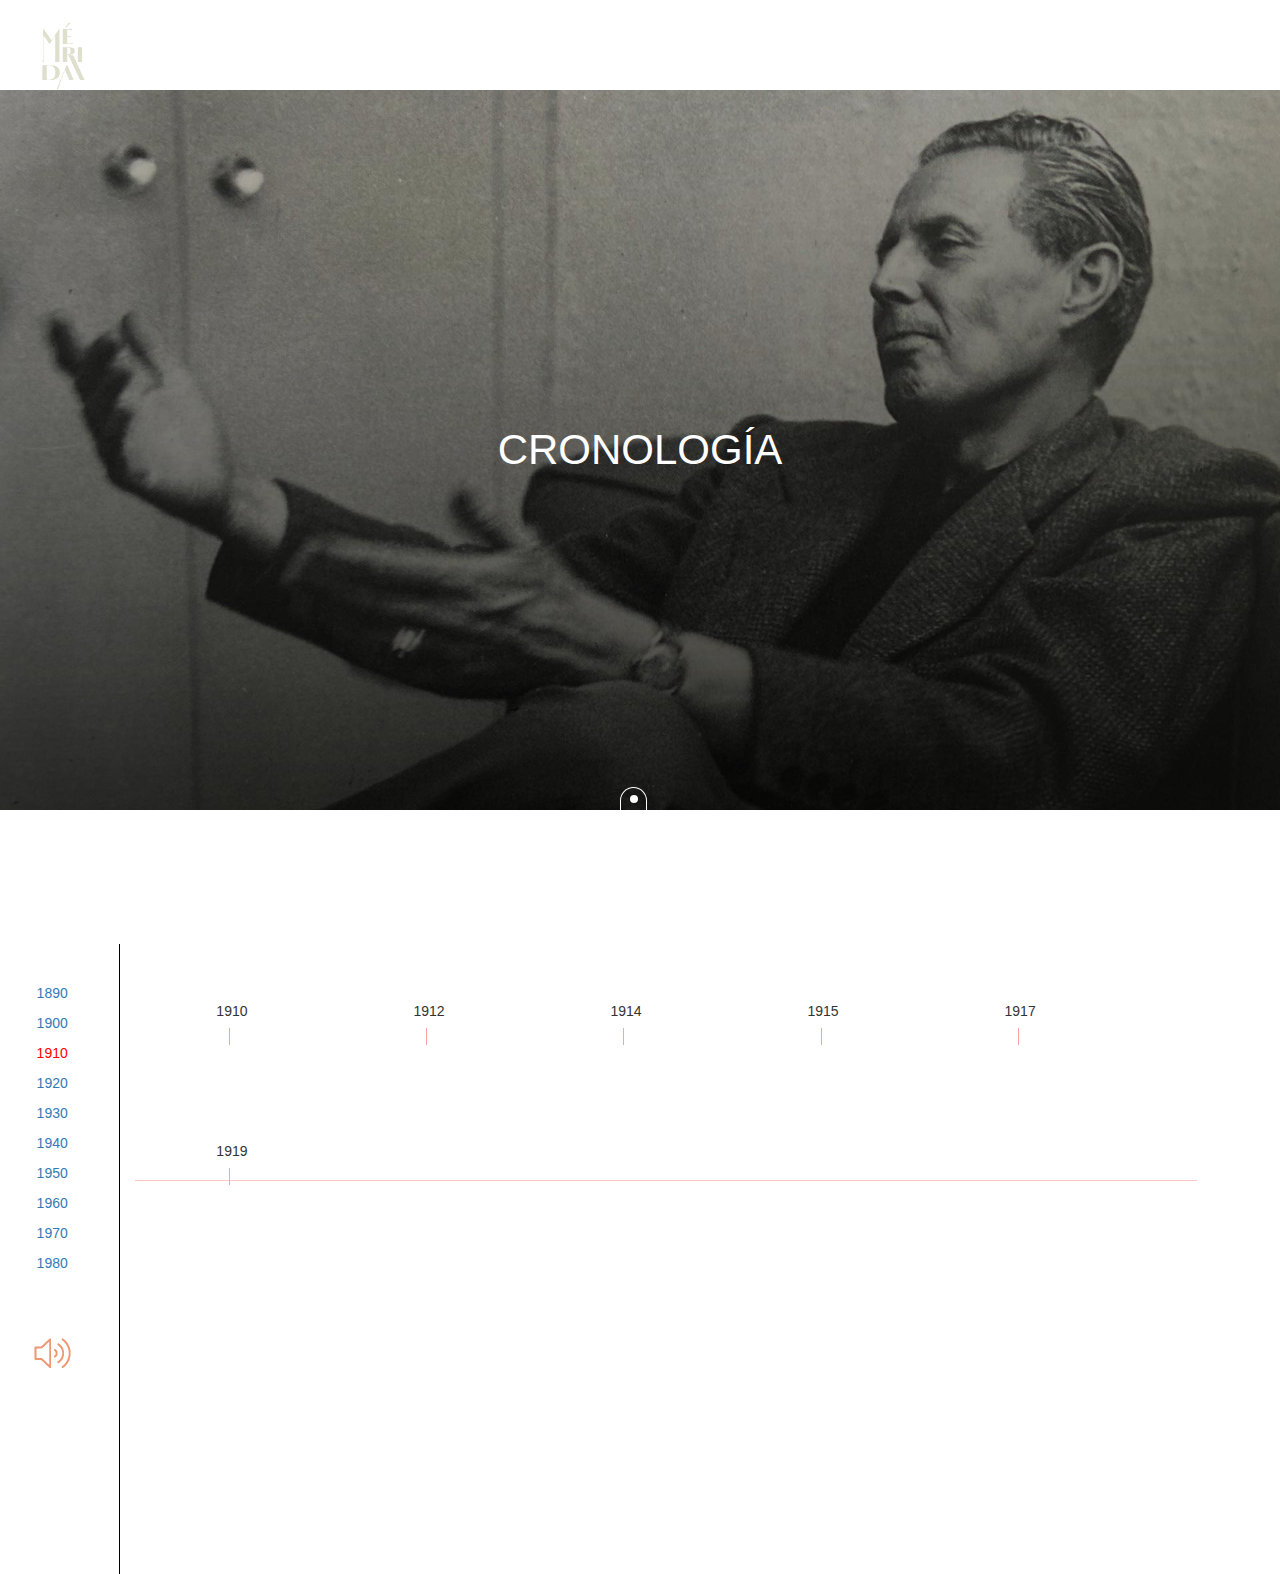
<file: index.html>
<!DOCTYPE html>
<html>

<head>
    <meta charset='utf-8'>
    <meta http-equiv='X-UA-Compatible' content='IE=edge'>
    <title>Page Title</title>
    <meta name='viewport' content='width=device-width, initial-scale=1'>
    <link rel='stylesheet' type='text/css' media='screen' href='./assets/css/main.css'>
    <link rel="stylesheet" href="./assets/css/bootstrap.min.css">
    <link rel="stylesheet" href="./assets/css/estilos-merida.css">

  <link rel="stylesheet" href="https://maxcdn.bootstrapcdn.com/bootstrap/3.4.1/css/bootstrap.min.css">
  <script src="https://ajax.googleapis.com/ajax/libs/jquery/3.5.1/jquery.min.js"></script>
  <script src="https://maxcdn.bootstrapcdn.com/bootstrap/3.4.1/js/bootstrap.min.js"></script>
    <!-- <link rel="stylesheet" href="./assets/css/aos.css">
    <link rel="stylesheet" href="./assets/css/e330727f0b.css">
    <link rel="stylesheet" href="./assets/css/examples.css">
    <link rel="stylesheet" href="./assets/css/normalize.css">
    <link rel="stylesheet" href="./assets/css/rgf6mrf.css">
    <link rel="stylesheet" href="./assets/css/style.css"> -->
    <style> 

.tab button.tablinks {
    border: 0;
    margin: 100px 75px 18px;
    background: transparent;
}
#years3.active a{
    color: red;
}
  
  
      </style>
</head>

<body class="back-fronologia" id="frono">
    <div class="container-fluid franja-menu">
        <nav class="navbar navbar-expand-lg navbar-dark">
            <a href="#" class="navbar-brand">
                <img src="./assets/img/icons/logo-merida-white.png" id="white" style="visibility: visible;"
                    class="img-logo">
            </a>
            <a href="#" class="navbar-brand">
                <img src="./assets/img/icons/logo-merida-black.png" id="black" style="visibility: hidden;"
                    class="img-logo">
            </a>
        </nav>
    </div>
    <div class="portada cronologia">
        <div class="container">
            <div class="row justify-content-center align-items-center minh-100">
                <div class="col-sm-12 text-center">
                    <span class="titulo-portada">CRONOLOGÍA</span>
                </div>
            </div>
            <div class="row justify-content-center">
                <div class="col-sm-12 text-center franja-scroll">
                    <div class="icon-scroll">

                    </div>
                    <div class="text-scroll">
                        PRESS
                        <i class="fa fa-long-arrow-down" aria-hidden="true"></i>
                        TO SCROLL DOWN
                    </div>
                </div>
            </div>
        </div>
    </div>
    <div class="row">
        <div class="col-sm-2 year deside-width-1">
            <ul>
                <li id="years1"><a href="#">1890</a></li>
                <li id="years2"><a href="#">1900</a> </li>
                <li id="years3" class="active"><a href="file:///C:/Users/dek/Desktop/freelancing/project/index.html">1910</a></li>
                <li id="years4"><a href="file:///C:/Users/dek/Desktop/freelancing/project/twenty.html">1920</a></li>
                <li id="years5"><a href="#">1930</a></li>
                <li id="years6"><a href="#">1940</a></li>
                <li id="years7"><a href="#">1950</a></li>
                <li id="years8"><a href="#">1960</a></li>
                <li id="years9"><a href="#">1970</a></li>
                <li id="years10"><a href="#">1980</a></li>
            </ul>
            <div class="sound">
                <img src="./assets/img/icons/icono-sonido.png" alt="">
            </div>
        </div>
        <div class="col-sm-10"> 
           <!--------carosel start ---------------->
           <div id="London" class="tabcontent">
            <div id="myCarousel" class="carousel slide" data-ride="carousel">
                <!-- Indicators -->
                <ol class="carousel-indicators">
                  <li data-target="#myCarousel" data-slide-to="0" class="active"></li>
                  
                </ol>
            
                <!-- Wrapper for slides -->
                <div class="carousel-inner">
                   
                  <div class="item active">
                    
                    <div class="container magin-100">

                        <h1> 1910 </h1>
                        <br>
                      <div class="row"> 
                          <div class="col-5"> 

                       <p>En 1910, Jaime Sabartés organizó la primera exposición de pinturas de Carlos Mérida en las oficinas del periódico El Economista. Sabartés, amigo personal de Picasso, fue una figura cultural de peso en el contexto de la Guatemala de la época. A su alrededor se nuclearon los jóvenes Carlos Mérida, Carlos Valenti, Santiago González entre otros artistas.</p>

                          </div>


                          <div class="col-5"> 

                            <img src="assets/img/1910/1910.jpg" alt="" class="img-fluid">
                            
                        </div>
                        <div class="col-2"> 

                         <p>De izquierda a derecha, Jaime Sabartés, Carlos Mérida, Humberto Garavito y Ricardo Barrientos, 1913. Fotografía de Gumersindo Lucas, Guatemala</p>
                            
                        </div>



                      </div>


                    </div>



                  </div>
            <!-----------slider 1=======-->
                
              <!-----------slider 3=======-->
                </div>
            
                <!-- Left and right controls -->
                
              </div>
            </div>

<!-----------------------------one-->
<div id="Paris" class="tabcontent">
    <div id="myCarousel1" class="carousel slide" data-ride="carousel">
        <!-- Indicators -->
        <ol class="carousel-indicators">
          <li data-target="#myCarousel1" data-slide-to="0" class="active"></li>
          <li data-target="#myCarousel1" data-slide-to="1"></li>
          <li data-target="#myCarousel1" data-slide-to="2"></li>
        </ol>
    
        <!-- Wrapper for slides -->
        <div class="carousel-inner">
           
          <div class="item active">
            
            <div class="container magin-100">

                <h1> 1912 </h1>
                <br>
              <div class="row"> 
                  <div class="col-5"> 

               <p>Llega a fines de julio a Europa con Carlos Valenti. En París Mérida se relacionó con Kees Von Dongen, Hermenegildo Anglada Camarasa, Amadeo Modigliani, Piet Mondrian y Pablo Picasso. Recorre España, Bélgica y Holanda. Conoce también a varios artistas mexicanos en París, Ángel Zárraga, Diego Rivera, Roberto Montenegro, Jorge Enciso. El estudio de Mérida y Valenti era vecino del estudio de Montenegro. A los cuatro meses de la llegada de Mérida y Valenti a París, este último se suicida. Al suicidio de Valenti Montenegro cobija a Mérida en su estudio. Estos encuentros son fundamentales en su posterior decisión de mudarse a México.</p>

                  </div>


                  <div class="col-5"> 

                    <img src="assets/img/1910/1912-1.jpg" alt="" class="img-fluid">
                    
                </div>
                <div class="col-2"> 

                 <p>Carlos Mérida en su estudio en París, hacia 1912</p>
                    
                </div>



              </div>


            </div>



          </div>
    <!-----------slider 1=======-->
          <div class="item">
            <div class="container magin-100">

                <h1> 1912</h1>
                <br>
              <div class="row"> 
                  <div class="col-5"> 

               <p></p>

                  </div>


                  <div class="col-5"> 

                    <img src="assets/img/1910/1912-2.jpg" alt="" class="img-fluid">
                    
                </div>
                <div class="col-2"> 

                 <p> </p>
                    
                </div>



              </div>


            </div>
          </div>
        <!-----------slider 2=======-->
          <div class="item">
            <div class="container magin-100">

                <h1> 1912 </h1>
                <br>
              <div class="row"> 
                  <div class="col-5"> 

               <p> </p>

                  </div>


                  <div class="col-5"> 

                    <img src="assets/img/1910/1912-3.jpg" alt="" class="img-fluid">
                    
                </div>
                <div class="col-2"> 

                 <p>El Sena, 1914 / Óleo sobre tela / 33 x 45 cm / Col. Museo de Arte Moderno, Guatemala</p>
                    
                </div>



              </div>


            </div>
          </div>
      <!-----------slider 3=======-->
        </div>
    
        <!-- Left and right controls -->
        
      </div>
    </div>
<!--------------two--------------------->
<div id="Tokyo" class="tabcontent">
    <div id="myCarousel2" class="carousel slide" data-ride="carousel">
        <!-- Indicators -->
        <ol class="carousel-indicators">
          <li data-target="#myCarousel2" data-slide-to="0" class="active"></li>
          <li data-target="#myCarousel2" data-slide-to="1"></li>
          <li data-target="#myCarousel2" data-slide-to="2"></li>
        </ol>
    
        <!-- Wrapper for slides -->
        <div class="carousel-inner">
           
          <div class="item active">
            
            <div class="container magin-100">

                <h1> 1914 </h1>
                <br>
              <div class="row"> 
                  <div class="col-5"> 

               <p>Regresa a Guatemala y da inicio a su etapa pictórica sobre temas folclóricos de su país. Con el escultor Rafael Yela Gunther promueve un movimiento pro indígena en el arte.</p>

                  </div>


                  <div class="col-5"> 

                    <img src="assets/img/1910/1914-1.jpg" alt="" class="img-fluid">
                    
                </div>
                <div class="col-2"> 

                 <p>Carlos Mérida y Rafael Yela Günther</p>
                    
                </div>



              </div>


            </div>



          </div>
    <!-----------slider 1=======-->
          <div class="item">
            <div class="container magin-100">

                <h1> 1914</h1>
                <br>
              <div class="row"> 
                  <div class="col-5"> 

               <p></p>

                  </div>


                  <div class="col-5"> 

                    <img src="assets/img/1910/1914-2.jpg" alt="" class="img-fluid">
                    
                </div>
                <div class="col-2"> 

                 <p>Rafael Yela Günther. Cabeza de Carlos Mérida / Obra exhibida en la exposición de Carlos Mérida en el Edificio Rosenthal, Ciudad de Guatemala, 1915</p>
                    
                </div>



              </div>


            </div>
          </div>
        <!-----------slider 2=======-->
          <div class="item">
            <div class="container magin-100">

                <h1> 1914 </h1>
                <br>
              <div class="row"> 
                  <div class="col-5"> 

               <p>“Al regresar de París, en 1914, a mi nativa Guatemala, tuve la sensación de que en América había descubierto un nuevo mundo poblado de tales visiones que eclipsaban por completo la suma de impresiones recibidas en Europa. (…) El folklore de mi país me sedujo, me aprisionó en sus mallas y me consagré a la intención más honrada del mundo (…) Mi intención era provocar un interés general por lo que yo daba en llamar “una plástica americana”. pp. 5-6.</p>

                  </div>


                  <div class="col-5"> 

                    <img src="assets/img/1910/1914-3.jpg" alt="" class="img-fluid">
                    
                </div>
                <div class="col-2"> 

                 <p>Tributo al maíz, 1915 / Acuarela sobre papel / 15 x 33.5 cm / Col. Galería Arvil</p>
                    
                </div>



              </div>


            </div>
          </div>
      <!-----------slider 3=======-->
        </div>
    
        <!-- Left and right controls -->
        
      </div>
    </div>
    <div id="Fifteen" class="tabcontent">
      <div id="myCarousel11" class="carousel slide" data-ride="carousel">
          <!-- Indicators -->
          <ol class="carousel-indicators">
            <li data-target="#myCarousel11" data-slide-to="0" class="active"></li>
            <li data-target="#myCarousel11" data-slide-to="1"></li>
            <li data-target="#myCarousel11" data-slide-to="2"></li>
          </ol>
      
          <!-- Wrapper for slides -->
          <div class="carousel-inner">
             
            <div class="item active">
              
              <div class="container magin-100">
  
                  <h1> 1915 </h1>
                  <br>
                <div class="row"> 
                    <div class="col-5"> 
  
                 <p>Catálogo de la exposición Edificio Rosenthal, Ciudad de Guatemala, 1915</p>
  
                    </div>
  
  
                    <div class="col-5"> 
  
                      <img src="assets/img/1910/1915-1.jpg" alt="" class="img-fluid">
                      
                  </div>
                  <div class="col-2"> 
  
                   <p>Exposicion personal
                    Edificio Rosenthal, Guatemala. Exposicion colectiva
                    Nouveau Salon des Independents, París. VALIA</p>
                      
                  </div>
  
  
  
                </div>
  
  
              </div>
  
  
  
            </div>
      <!-----------slider 1=======-->
            <div class="item">
              <div class="container magin-100">
  
                  <h1> 1915</h1>
                  <br>
                <div class="row"> 
                    <div class="col-5"> 
  
                 <p></p>
  
                    </div>
  
  
                    <div class="col-5"> 
  
                      <img src="assets/img/1910/1915-2.jpg" alt="" class="img-fluid">
                      
                  </div>
                  <div class="col-2"> 
  
                   <p>Vistas de la exposición en el Edificio Rosenthal, Ciudad de Guatemala, 1915 </p>
                      
                  </div>
  
  
  
                </div>
  
  
              </div>
            </div>
          <!-----------slider 2=======-->
            <div class="item">
              <div class="container magin-100">
  
                  <h1> 1915 </h1>
                  <br>
                <div class="row"> 
                    <div class="col-5"> 
  
                 <p> </p>
  
                    </div>
  
  
                    <div class="col-5"> 
  
                      <img src="assets/img/1910/1915-3.jpg" alt="" class="img-fluid">
                      
                  </div>
                  <div class="col-2"> 
  
                   <p>La dama de la rosa, 1912 / Óleo sobre tela / 76 x 66 cm / Col. Galería Arvil / Obra exhibida en la exposición del Edificio Rosenthal, Ciudad de Guatemala, 1915</p>
                      
                  </div>
  
  
  
                </div>
  
  
              </div>
            </div>
        <!-----------slider 3=======-->
          </div>
      
          <!-- Left and right controls -->
          
        </div>
      </div>
    <div id="Seventeen" class="tabcontent">
      <div id="myCarousel3" class="carousel slide" data-ride="carousel">
          <!-- Indicators -->
          <ol class="carousel-indicators">
            <li data-target="#myCarousel3" data-slide-to="0" class="active"></li>
            
          </ol>
      
          <!-- Wrapper for slides -->
          <div class="carousel-inner">
             
            <div class="item active">
              
              <div class="container magin-100">
  
                  <h1> 1917 </h1>
                  <br>
                <div class="row"> 
                    <div class="col-5"> 
  
                 <p>Viaja a Nueva York donde cultiva la amistad del poeta mexicano José Juan Tablada.  </p>
                    </div>
  
  
                    <div class="col-5"> 
  
                      
                  </div>
                  <div class="col-2"> 
  
                   <p></p>
                      
                  </div>
  
  
  
                </div>
  
  
              </div>
  
  
  
            </div>
      <!-----------slider 1=======-->
   
          </div>
      
          <!-- Left and right controls -->
          
        </div>
      </div>
      <div id="Nineteen" class="tabcontent">
        <div id="myCarousel4" class="carousel slide" data-ride="carousel">
            <!-- Indicators -->
            <ol class="carousel-indicators">
              <li data-target="#myCarousel4" data-slide-to="0" class="active"></li>
              <li data-target="#myCarousel4" data-slide-to="1"></li>
              
            </ol>
        
            <!-- Wrapper for slides -->
            <div class="carousel-inner">
               
              <div class="item active">
                
                <div class="container magin-100">
    
                    <h1> 1919 </h1>
                    <br>
                  <div class="row"> 
                      <div class="col-5"> 
    
                   <p>Contrae matrimonio el 18 de noviembre en Quetzaltenango con Dalila Gálvez.  </p>
                      </div>
    
    
                      <div class="col-5"> 
                        <img src="assets/img/1910/1919-1.jpg" alt="">
                        
                    </div>
                    <div class="col-2"> 
    
                     <p>Retrato de Dalila, 1925 / Óleo sobre tela / 51 x 62 cm / Col. Ana Luna Mérida</p>
                        
                    </div>
    
    
    
                  </div>
    
    
                </div>
    
    
    
              </div>
        <!-----------slider 1=======-->
        <div class="item">
                
          <div class="container magin-100">

              <h1> 1919 </h1>
              <br>
            <div class="row"> 
                <div class="col-5"> 

             <p>Carlos Mérida y Dalila Gálvez se trasladan a la ciudad de México donde establecen su residencia. </p>
                </div>


                <div class="col-5"> 

                  <img src="assets/img/1910/1919-2.jpg" alt="">
              </div>
              <div class="col-2"> 

               <p>La princesa de Ixtanquiqui, 1919 / Óleo sobre tela, 52 x 60 cm / Col. Ana Luna Mérida </p>
                  
              </div>



            </div>


          </div>



        </div>
  <!-----------slider 1=======-->
     
            </div>
        
            <!-- Left and right controls -->
            
          </div>
        </div>

           
              <div class="tab bar-section">
                <button class="tablinks" onclick="openCity(event, 'London')">1910</button>
                <button class="tablinks" onclick="openCity(event, 'Paris')">1912</button>
                <button class="tablinks" onclick="openCity(event, 'Tokyo')">1914</button>
                <button class="tablinks" onclick="openCity(event, 'Fifteen')">1915</button>
                <button class="tablinks" onclick="openCity(event, 'Seventeen')">1917</button>
                <button class="tablinks" onclick="openCity(event, 'Nineteen')">1919</button>
              </div>
        </div><!------------end 10 colm --------------->
            
            
        </div>
        
    </div>
</body>

</html>
<script>
    function openCity(evt, cityName) {
  var i, tabcontent, tablinks;
  tabcontent = document.getElementsByClassName("tabcontent");
  for (i = 0; i < tabcontent.length; i++) {
    tabcontent[i].style.display = "none";
  }
  tablinks = document.getElementsByClassName("tablinks");
  for (i = 0; i < tablinks.length; i++) {
    tablinks[i].className = tablinks[i].className.replace(" active", "");
  }
  document.getElementById(cityName).style.display = "block";
  evt.currentTarget.className += " active";
}
$('.carousel').carousel({
  interval: false,
});

$('.carousel').bind('mousewheel', function(e) {
    if(e.originalEvent.wheelDelta /120 > 0) {
        $(this).carousel('next');
    } else {
        $(this).carousel('prev');
    }
});

</script>
</file>
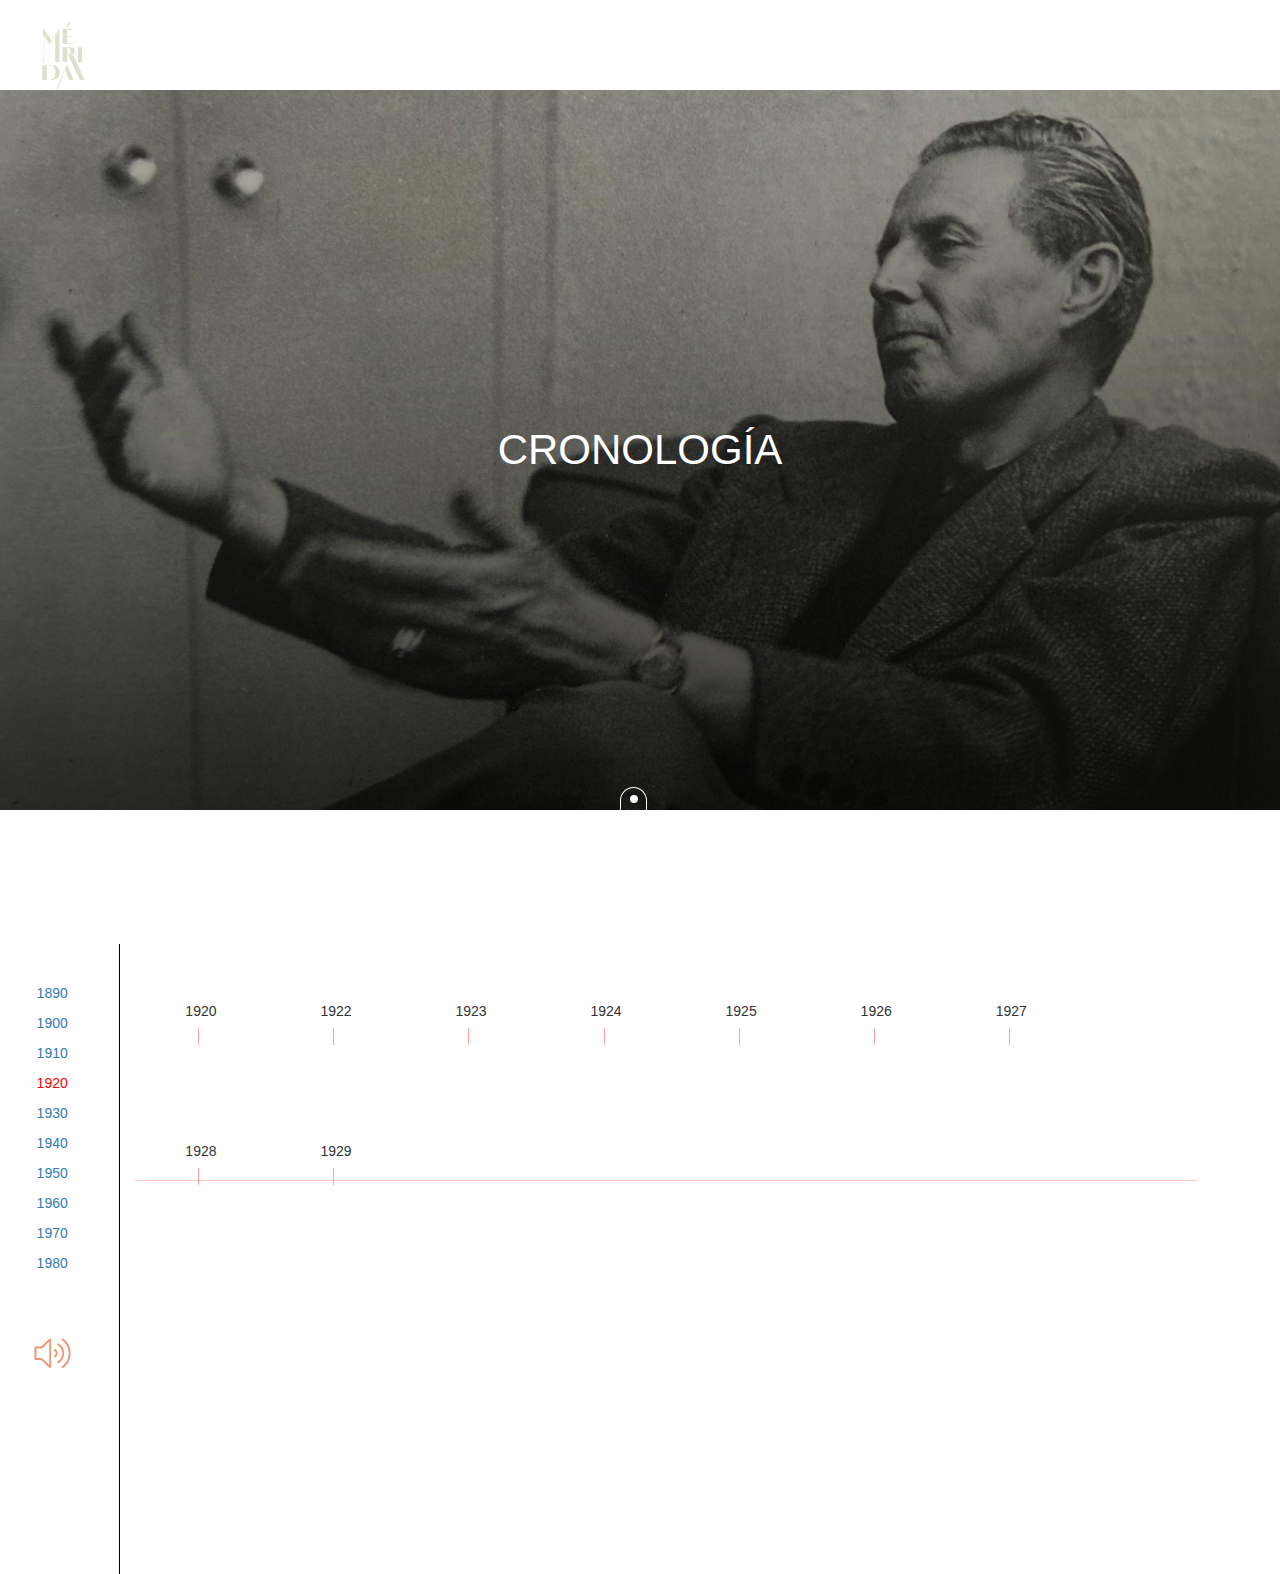
<file: twenty.html>
<!DOCTYPE html>
<html>

<head>
    <meta charset='utf-8'>
    <meta http-equiv='X-UA-Compatible' content='IE=edge'>
    <title>1920</title>
    <meta name='viewport' content='width=device-width, initial-scale=1'>
    <link rel='stylesheet' type='text/css' media='screen' href='./assets/css/main.css'>
    <link rel="stylesheet" href="./assets/css/bootstrap.min.css">
    <link rel="stylesheet" href="./assets/css/estilos-merida.css">

  <link rel="stylesheet" href="https://maxcdn.bootstrapcdn.com/bootstrap/3.4.1/css/bootstrap.min.css">
  <script src="https://ajax.googleapis.com/ajax/libs/jquery/3.5.1/jquery.min.js"></script>
  <script src="https://maxcdn.bootstrapcdn.com/bootstrap/3.4.1/js/bootstrap.min.js"></script>
    <!-- <link rel="stylesheet" href="./assets/css/aos.css">
    <link rel="stylesheet" href="./assets/css/e330727f0b.css">
    <link rel="stylesheet" href="./assets/css/examples.css">
    <link rel="stylesheet" href="./assets/css/normalize.css">
    <link rel="stylesheet" href="./assets/css/rgf6mrf.css">
    <link rel="stylesheet" href="./assets/css/style.css"> -->

    <style> 
    .tab button.tablinks {
    border: 0;
    margin: 100px 44px 18px;
    background: transparent;
}
#years4.active a{
    color: red;
}


    </style>
</head>

<body class="back-fronologia" id="frono">
    <div class="container-fluid franja-menu">
        <nav class="navbar navbar-expand-lg navbar-dark">
            <a href="#" class="navbar-brand">
                <img src="./assets/img/icons/logo-merida-white.png" id="white" style="visibility: visible;"
                    class="img-logo">
            </a>
            <a href="#" class="navbar-brand">
                <img src="./assets/img/icons/logo-merida-black.png" id="black" style="visibility: hidden;"
                    class="img-logo">
            </a>
        </nav>
    </div>
    <div class="portada cronologia">
        <div class="container">
            <div class="row justify-content-center align-items-center minh-100">
                <div class="col-sm-12 text-center">
                    <span class="titulo-portada">CRONOLOGÍA</span>
                </div>
            </div>
            <div class="row justify-content-center">
                <div class="col-sm-12 text-center franja-scroll">
                    <div class="icon-scroll">

                    </div>
                    <div class="text-scroll">
                        PRESS
                        <i class="fa fa-long-arrow-down" aria-hidden="true"></i>
                        TO SCROLL DOWN
                    </div>
                </div>
            </div>
        </div>
    </div>
    <div class="row">
        <div class="col-sm-2 year deside-width-1">
            <ul>
                <li id="years1"><a href="#">1890</a></li>
                <li id="years2"><a href="#">1900</a> </li>
                <li id="years3" ><a href="file:///C:/Users/dek/Desktop/freelancing/project/index.html">1910</a></li>
                <li id="years4" class="active"><a href="file:///C:/Users/dek/Desktop/freelancing/project/twenty.html">1920</a></li>
                <li id="years5"><a href="#">1930</a></li>
                <li id="years6"><a href="#">1940</a></li>
                <li id="years7"><a href="#">1950</a></li>
                <li id="years8"><a href="#">1960</a></li>
                <li id="years9"><a href="#">1970</a></li>
                <li id="years10"><a href="#">1980</a></li>
            </ul>
            <div class="sound">
                <img src="./assets/img/icons/icono-sonido.png" alt="">
            </div>
        </div>
        <div class="col-sm-10"> 
           <!--------carosel start ---------------->
           <div id="London" class="tabcontent">
            <div id="myCarousel" class="carousel slide" data-ride="carousel">
                <!-- Indicators -->
                <ol class="carousel-indicators">
                  <li data-target="#myCarousel" data-slide-to="0" class="active"></li>
                  <li data-target="#myCarousel" data-slide-to="1"></li>
                  <li data-target="#myCarousel" data-slide-to="2"></li>
                  <li data-target="#myCarousel" data-slide-to="3"></li>
                  <li data-target="#myCarousel" data-slide-to="4"></li>
                </ol>
            
                <!-- Wrapper for slides -->
                <div class="carousel-inner">
                   
                  <div class="item active">
                    
                    <div class="container magin-100">

                        <h1> 1920 </h1>
                        <br>
                      <div class="row"> 
                          <div class="col-5"> 

                       <p>Nace su hija Alma el 13 de julio. </p>

                          </div>


                          <div class="col-5"> 

                            <img src="assets/img/1920/1920-1.jpg" alt="" class="img-fluid">
                            
                        </div>
                        <div class="col-2"> 

                         <p>Retrato de Alma, 1934 / Óleo sobre cartón / 60 x 50 cm / Col. familia Mérida</p>
                            
                        </div>



                      </div>


                    </div>



                  </div>
            <!-----------slider 1=======-->
                  <div class="item">
                    <div class="container magin-100">

                        <h1> 1920 </h1>
                        <br>
                      <div class="row"> 
                          <div class="col-5"> 

                       <p></p>

                          </div>


                          <div class="col-5"> 

                            <img src="assets/img/1920/1920-2.jpg" alt="" class="img-fluid">
                            
                        </div>
                        <div class="col-2"> 

                         <p>Alma y los cristales, 1935 / Acuarela sobre papel / Col. Elizabeth Heim, Chicago, IL. 
                            Referencia en los archivos del Art Museum of the Americas (AMA), Washington DC.</p>
                            
                        </div>



                      </div>


                    </div>
                  </div>
                <!-----------slider 2=======-->
                  <div class="item">
                    <div class="container magin-100">

                        <h1> 1920 </h1>
                        <br>
                      <div class="row"> 
                          <div class="col-5"> 

                       <p>Portada del catálogo de la exposición individual en la Academia Nacional de Bellas Artes, 1920, Ciudad de México</p>

                          </div>


                          <div class="col-5"> 

                            <img src="assets/img/1920/1920-3.jpg" alt="" class="img-fluid">
                            
                        </div>
                        <div class="col-2"> 

                         <p>Exposición individual en la Academia Nacional de Bellas Artes, Ciudad de México, México. </p>
                            
                        </div>



                      </div>


                    </div>
                  </div>
              <!-----------slider 3=======-->
              <div class="item">
                <div class="container magin-100">

                    <h1> 1920 </h1>
                    <br>
                  <div class="row"> 
                      <div class="col-3"> 

                   <p>“En 1919 la inquietud y la inestabilidad me llevaron a México. Después de aquella memorable exhibición en la Academia llegaron Rivera, Charlot, Siqueiros. Y al amparo del ministro Vasconcelos se inició lo que ha dado en llamarse “Renacimiento Mexicano”. El trabajo mural comenzó en firme, la inquietud se canalizó y el esfuerzo colectivo dio a la larga, sus mejores frutos”. </p>

                      </div>


                      <div class="col-4"> 

                        <img src="assets/img/1920/1920-4.jpg" alt="" class="img-fluid">
                        
                    </div>
                    <div class="col-3"> 

                     <p>De izquierda a derecha, Ramón Martínez, Antonio Caso, J. M. Barreto, Carlos Mérida, José Vasconcelos, Alberto Madrid y Francisco Díaz de León en la exposición de Mérida en la Academia Nacional de Bellas Artes, 1920  </p>
                        
                    </div>
                    <div class="col-2"> 

                        <p>González Goyri, Roberto., y Mérida, Carlos. Homenaje a Carlos Mérida: Pionero y Renovador Del Arte Latinoamericano. Guatemala-México, septiembre 1985. Editorial Universitaria, Universidad De San Carlos De Guatemala, 1985 </p>
                           
                       </div>



                  </div>


                </div>
              </div>
          <!-----------slider 4=======-->

          <div class="item">
            <div class="container magin-100">

                <h1> 1920 </h1>
                <br>
              <div class="row"> 
                  <div class="col-3"> 

               <p>En el catálogo para su exhibición personal en la Academia Nacional de Bellas Artes, Mérida escribió:
                “Mi pintura está encendida por la profunda convicción de que es imperativa la producción de un arte totalmente americano. Yo creo que América, poseedora de un pasado tan glorioso, con una naturaleza y una raza originales en cuanto al carácter, indudablemente generará una expresión artística personal. Esta es una tarea para la visión profética de los jóvenes artistas de América.”  </p>

                  </div>


                  <div class="col-3"> 

                    <img src="assets/img/1920/1920-5.jpg" alt="" class="img-fluid">
                    
                </div>
                <div class="col-2"> 

                 <p>Bucólica (Motivo guatemalteco), 1919 / Óleo sobre tela / 97.5 x 71.5 cm / Col. particular / Pieza exhibida en la exposición de Mérida en la Academia Nacional de Bellas Artes, 1920 </p>
                    
                </div>
                <div class="col-2"> 

                    <p>Otras Exposiciones individuales:
                        Academia Nacional de Bellas Artes, Guatemala. 
                        Sociedad Hispánica de América, Nueva York.
                        Exposición colectiva: Nouveau Salon des Independents, Paris.  </p>
                       
                   </div>
                   <div class="col-2"> 

                    <p>Jean Charlot, El renacimiento del muralismo mexicano, 1920-1025, Editorial Domés, México, 1985, p. 5, en Cardoza y Aragón, 1992, p. 195  </p>
                       
                   </div>



              </div>


            </div>
          </div>
      <!-----------slider 5=======-->
                </div>
            
                <!-- Left and right controls -->
                
              </div>
            </div>

<!-----------------------------one-->
<div id="Paris" class="tabcontent">
    <div id="myCarousel1" class="carousel slide" data-ride="carousel">
        <!-- Indicators -->
        <ol class="carousel-indicators">
          <li data-target="#myCarousel1" data-slide-to="0" class="active"></li>
          <li data-target="#myCarousel1" data-slide-to="1"></li>
          
        </ol>
    
        <!-- Wrapper for slides -->
        <div class="carousel-inner">
           
          <div class="item active">
            
            <div class="container magin-100">

                <h1> 1922 </h1>
                <br>
              <div class="row"> 
                  <div class="col-5"> 

               <p>Fue ayudante de Diego Rivera en la ejecución del mural del Anfiteatro Simón Bolívar de la Escuela Nacional Preparatoria, junto con Luis Escobar, Xavier Guerrero, Amado de la Cueva y Jean Charlot. </p>

                  </div>


                  <div class="col-5"> 

                    <img src="assets/img/1920/1922-1.jpg" alt="" class="img-fluid">
                    
                </div>
                <div class="col-2"> 

                 <p>Mural La creación, 1922 / Anfiteatro Simón Bolívar de la Escuela Nacional Preparatoria, Colegio San Ildefonso, Ciudad de México</p>
                    
                </div>



              </div>


            </div>



          </div>
    <!-----------slider 1=======-->
          <div class="item">
            <div class="container magin-100">

                <h1> 1922</h1>
                <br>
              <div class="row"> 
                  <div class="col-5"> 

               <p></p>

                  </div>


                  <div class="col-5"> 

                    <img src="assets/img/1920/1922-2.jpg" alt="" class="img-fluid">
                    
                </div>
                <div class="col-2"> 

                 <p>De izquierda a derecha, Diego Rivera, Carlos Branco y Carlos Mérida, década de 1920 </p>
                    
                </div>



              </div>


            </div>
          </div>
        <!-----------slider 2=======-->
         
        </div>
    
        <!-- Left and right controls -->
        
      </div>
    </div>
<!--------------two--------------------->
<div id="Tokyo" class="tabcontent">
    <div id="myCarousel2" class="carousel slide" data-ride="carousel">
        <!-- Indicators -->
        <ol class="carousel-indicators">
          <li data-target="#myCarousel2" data-slide-to="0" class="active"></li>
          <li data-target="#myCarousel2" data-slide-to="1"></li>
        </ol>
    
        <!-- Wrapper for slides -->
        <div class="carousel-inner">
           
          <div class="item active">
            
            <div class="container magin-100">

                <h1> 1923 </h1>
                <br>
              <div class="row"> 
                  <div class="col-3"> 

               <p>Participa en la fundación del Sindicato de Obreros Técnicos, Pintores y Escultores de México.

                Participa en la creación del mural de Jean Charlot La batalla de Tlatelolco, Escuela Nacional Preparatoria</p>

                  </div>


                  <div class="col-5"> 

                    <img src="assets/img/1920/1923-1.jpg" alt="" class="img-fluid">
                    
                </div>
                <div class="col-4"> 

                 <p>Aparecen en esta foto algunos de los pintores que participaron en la decoración de la Escuela Nacional Preparatoria. Lo acompañan diversas personalidades de la época: Antonieta Rivas Mercado, la madre del pintor Jean Charlot, Jaime Torres Bodet, Xavier Villaurrutia, Jorge Juan Crespo de la Serna, Andrés Henestrosa, Adolfo Best Maugard. Entre los artistas reconocemos a Carlos Mérida, Jean Charlot, Orozco, Siqueiros, Montenegro, Ignacio Asúnsolo, Amado de la Cueva, Abraham Angel, Agustín Lazo y el escultor Germán Cueto.</p>
                    
                </div>



              </div>


            </div>



          </div>
    <!-----------slider 1=======-->
          <div class="item">
            <div class="container magin-100">

                <h1> 1923</h1>
                <br>
              <div class="row"> 
                  <div class="col-5"> 

               <p>José Vasconcelos, secretario de Educación Pública, lo comisiona para pintar su primera comisión mural, los siguientes dos murales: </p>

                  </div>


                  <div class="col-5"> 

                    <img src="assets/img/1920/1923-2.jpg" alt="" class="img-fluid">
                    
                </div>
                <div class="col-2"> 

                 <p>Los cuatro elementos, mural al óleo, 30 m2, Biblioteca Infantil de la Secretaría de Educación Pública, México D.F. 


                    La Caperucita roja, mural al óleo, 50 m2, Biblioteca Infantil de la Secretaría de Educación Pública, México D.F. C14</p>
                    
                </div>



              </div>


            </div>
          </div>
        <!-----------slider 2=======-->
         
        </div>
    
        <!-- Left and right controls -->
        
      </div>
    </div>
    <!--------------three--------------------->

<div id="Fifteen" class="tabcontent">
        <div id="myCarousel3" class="carousel slide" data-ride="carousel">
            <!-- Indicators -->
            <ol class="carousel-indicators">
              <li data-target="#myCarousel3" data-slide-to="0" class="active"></li>
              <li data-target="#myCarousel3" data-slide-to="1"></li>
              <li data-target="#myCarousel3" data-slide-to="2"></li>
              <li data-target="#myCarousel3" data-slide-to="3"></li>
            </ol>
        
            <!-- Wrapper for slides -->
            <div class="carousel-inner">
               
              <div class="item active">
                
                <div class="container magin-100">
    
                    <h1> 1924 </h1>
                    <br>
                  <div class="row"> 
                      <div class="col-3"> 
    
                   <p>Nace su segunda hija, Ana.</p>
    
                      </div>
    
    
                      <div class="col-5"> 
    
                        <img src="assets/img/1920/1924-1.jpg" alt="" class="img-fluid">
                        
                    </div>
                    <div class="col-4"> 
    
                     <p>Retrato de Ana Mérida, 1949 / Óleo sobre tela / 57 x 45 cm / Col. Ana Luna Mérida</p>
                        
                    </div>
    
    
    
                  </div>
    
    
                </div>
    
    
    
              </div>
        <!-----------slider 1=======-->
              <div class="item">
                <div class="container magin-100">
    
                    <h1> 1924</h1>
                    <br>
                  <div class="row"> 
                      <div class="col-5"> 
    
                   <p></p>
    
                      </div>
    
    
                      <div class="col-5"> 
    
                        <img src="assets/img/1920/1924-2.jpg" alt="" class="img-fluid">
                        
                    </div>
                    <div class="col-2"> 
    
                     <p>Alma Mérida Gálvez, Carlos Mérida y Ana Mérida Gálvez, hacia 1928</p>
                        
                    </div>
    
    
    
                  </div>
    
    
                </div>
              </div>
            <!-----------slider 2=======-->
            <div class="item">
                <div class="container magin-100">
    
                    <h1> 1924</h1>
                    <br>
                  <div class="row"> 
                      <div class="col-5"> 
    
                   <p></p>
    
                      </div>
    
    
                      <div class="col-5"> 
    
                        <img src="assets/img/1920/1924-3.jpg" alt="" class="img-fluid">
                        
                    </div>
                    <div class="col-2"> 
    
                     <p>Ana Mérida Gálvez, Carlos Mérida y Alma Mérida Gálvez, hacia 1970</p>
                        
                    </div>
    
    
    
                  </div>
    
    
                </div>
              </div>
            <!-----------slider 3=======-->
            <div class="item">
                <div class="container magin-100">
    
                    <h1> 1924</h1>
                    <br>
                  <div class="row"> 
                      <div class="col-5"> 
    
                   <p></p>
    
                      </div>
    
    
                      <div class="col-5"> 
    
                        <img src="assets/img/1920/1924-4.jpg" alt="" class="img-fluid">
                        
                    </div>
                    <div class="col-2"> 
    
                     <p>De izquierda a derecha, Diego Rivera, Rafael Yela Günther, Dalila de Mérida, Carlos Mérida, José Juan Tablada y Nina Cabrera de Tablada, en Teotihuacán</p>
                        
                    </div>
    
    
    
                  </div>
    
    
                </div>
              </div>
            <!-----------slider 4=======-->
             
            </div>
        
            <!-- Left and right controls -->
            
          </div>
        </div>
        <!--------------four--------------------->

 <div id="Seventeen" class="tabcontent">
            <div id="myCarousel4" class="carousel slide" data-ride="carousel">
                <!-- Indicators -->
                <ol class="carousel-indicators">
                  <li data-target="#myCarousel4" data-slide-to="0" class="active"></li>
                                </ol>
            
                <!-- Wrapper for slides -->
                <div class="carousel-inner">
                   
                  <div class="item active">
                    
                    <div class="container magin-100">
        
                        <h1> 1925 </h1>
                        <br>
                      <div class="row"> 
                          <div class="col-3"> 
        
                       <p>Se le nombra Pintor Decorador de los edificios de la Secretaría de Educación Pública; puesto que desempeñó por dos años. Inició su colaboración en la revista Mexican Folk Ways, que dirigía Francés Toor. Esta fue una de las publicaciones que tuvieron mayor influencia en el extranjero y motivaron el nuevo acercamiento e interés por las manifestaciones populares mexicanas. En ella participaron también con textos e ilustraciones Manuel Gamio, El Dr. Atl, Rivera, Orozco, Charlot, O ’Higgins, Siqueiros, Anita Brenner y Carleton Beals, entre otros.

                        Este trabajo en la revista Mexican Folk Ways es un ejemplo de su larga labor en el terreno editorial. Mérida fue el ilustrador, entre otros, de los siguientes libros: 
                        The Magic Forest y Made in Mexico. The Story of a Country’s Art & Craft ambos de Patricia Fent Ross; The Bird de Janette Sebring Lourey; México de la A a la Z, de Jaime Labastida. </p>
        
                          </div>
        
        
                          <div class="col-5"> 
        
                            <img src="assets/img/1920/1925.jpg" alt="" class="img-fluid">
                            
                        </div>
                        <div class="col-4"> 
        
                         <p></p>
                            
                        </div>
        
        
        
                      </div>
        
        
                    </div>
        
        
        
                  </div>
            <!-----------slider 1=======-->
                  
                 
                </div>
            
                <!-- Left and right controls -->
                
              </div>
            </div>
            <!--------------fuve--------------------->



 <div id="Nineteen" class="tabcontent">
                <div id="myCarousel5" class="carousel slide" data-ride="carousel">
                    <!-- Indicators -->
                    <ol class="carousel-indicators">
                      <li data-target="#myCarousel5" data-slide-to="0" class="active"></li>
                      <li data-target="#myCarousel5" data-slide-to="1"></li>
                    </ol>
                
                    <!-- Wrapper for slides -->
                    <div class="carousel-inner">
                       
                      <div class="item active">
                        
                        <div class="container magin-100">
            
                            <h1> 1926 </h1>
                            <br>
                          <div class="row"> 
                              <div class="col-4"> 
            
                           <p>En esta etapa empieza a cuestionarse su folklore anterior

                            “Ya no bastaba a mi inquietud la simple reproducción de lo observado; adivinaba que había que penetrar en el espíritu de las cosas, sorber los jugos de la raíz, sentir la frescura de la savia, vibrar al contacto del poro. Comprendí que el folklore era una trampa al artista, por honesto que este sea. Había que escapar de él, a tiempo. ¿Por qué camino? ¿Por el arte de contenido social? ¿Por el lado de la anécdota? ¿O por el más propio, más lógico, más profundo de hacer un arte que fuera siempre arte, puro, limpio de pecado? Fui a París por segunda vez con el afán de descubrir nuevas rutas…”
                            González Goyri, Roberto., y Mérida, Carlos. Homenaje a Carlos Mérida: Pionero y Renovador Del Arte Latinoamericano. Guatemala-México, septiembre 1985. Editorial Universitaria, Universidad De San Carlos De Guatemala, 1985.</p>
            
                              </div>
            
            
                              <div class="col-4"> 
            
                                <img src="assets/img/1920/1926-1.jpg" alt="" class="img-fluid">
                                
                            </div>
                            <div class="col-2"> 
            
                             <p>India, 1926 / Óleo sobre tela / 60.5 x 51 cm / Col. Museo de Arte Moderno</p>
                                
                            </div>
                            <div class="col-2"> 
            
                                <p>Exposiciones individuales
                                    Valentine-Dudensign Gallery, Nueva York. 
                                    Academia Nacional de Bellas Artes, Guatemala.</p>
                                   
                               </div>
            
            
            
                          </div>
            
            
                        </div>
            
            
            
                      </div>
                <!-----------slider 1=======-->
                      <div class="item">
                        <div class="container magin-100">
            
                            <h1> 1926</h1>
                            <br>
                          <div class="row"> 
                              <div class="col-5"> 
            
                           <p></p>
            
                              </div>
            
            
                              <div class="col-5"> 
            
                                <img src="assets/img/1920/1926-2.jpg" alt="" class="img-fluid">
                                
                            </div>
                            <div class="col-2"> 
            
                             <p>Catálogos de la exposición personal en la Academia Nacional de Bellas Artes, Guatemala</p>
                                
                            </div>
            
            
            
                          </div>
            
            
                        </div>
                      </div>
                    <!-----------slider 2=======-->
                    
                     
                    </div>
                
                    <!-- Left and right controls -->
                    
                  </div>
                </div>
                <!--------------six--------------------->



<div id="twentyd" class="tabcontent">
                    <div id="myCarousel6" class="carousel slide" data-ride="carousel">
                        <!-- Indicators -->
                        <ol class="carousel-indicators">
                          <li data-target="#myCarousel6" data-slide-to="0" class="active"></li>
                          <li data-target="#myCarousel6" data-slide-to="1"></li>
                          <li data-target="#myCarousel6" data-slide-to="2"></li>
                          <li data-target="#myCarousel6" data-slide-to="3"></li>
                        </ol>
                    
                        <!-- Wrapper for slides -->
                        <div class="carousel-inner">
                           
                          <div class="item active">
                            
                            <div class="container magin-100">
                
                                <h1> 1927 </h1>
                                <br>
                              <div class="row"> 
                                  <div class="col-3"> 
                
                               <p>Viaja por segunda vez a París y se instala allí de 1927 a 1929. Conoce a Paul Klee y a Joan Miró. 
                                El ensayista, narrador y poeta Luis Cardoza y Aragón publica en Madrid la primera monografía sobre su obra</p>
                
                                  </div>
                
                
                                  <div class="col-5"> 
                
                                    <img src="assets/img/1920/1927-1.jpg" alt="" class="img-fluid">
                                    
                                </div>
                                <div class="col-4"> 
                
                                 <p>Carlos Mérida y Luis Cardoza y Aragón, París, 1927</p>
                                    
                                </div>
                
                
                
                              </div>
                
                
                            </div>
                
                
                
                          </div>
                    <!-----------slider 1=======-->
                          <div class="item">
                            <div class="container magin-100">
                
                                <h1> 1927</h1>
                                <br>
                              <div class="row"> 
                                  <div class="col-5"> 
                
                               <p></p>
                
                                  </div>
                
                
                                  <div class="col-5"> 
                
                                    <img src="assets/img/1920/1927-2.jpg" alt="" class="img-fluid">
                                    
                                </div>
                                <div class="col-2"> 
                
                                 <p>Retrato de Luis Cardoza y Aragón, 1927 / Óleo sobre tela / 73 x 50 cm / Col. Luis Cardoza y Aragón</p>
                                    
                                </div>
                
                
                
                              </div>
                
                
                            </div>
                          </div>
                        <!-----------slider 2=======-->
                        <div class="item">
                            <div class="container magin-100">
                
                                <h1> 1927</h1>
                                <br>
                              <div class="row"> 
                                  <div class="col-5"> 
                
                               <p>Fragmento de Luis Cardona y Aragón publicado en la primera monografía escrita sobre Mérida, en 1927:
                                “Si París le atormenta en 1927, bendito sea ese tormento.
                                Indudablemente, usted irá más allá de las obras que juzgamos hoy y que nos cautivan por múltiples razones”.</p>
                
                                  </div>
                
                
                                  <div class="col-5"> 
                
                                    
                                </div>
                                <div class="col-2"> 
                
                                 <p>Cardoza y Aragón, Luis, and Mérida, Carlos. Carlos Mérida: Color y Forma. 1. ed., Consejo Nacional para La Cultura y Las Artes, INBA, Ediciones Era, 1992</p>
                                    
                                </div>
                
                
                
                              </div>
                
                
                            </div>
                          </div>
                        <!-----------slider 3=======-->
                        <div class="item">
                            <div class="container magin-100">
                
                                <h1> 1927</h1>
                                <br>
                              <div class="row"> 
                                  <div class="col-5"> 
                
                               <p>Exposición individual en la Galerie des Quatre Chemins, París.</p>
                
                                  </div>
                
                
                                  <div class="col-5"> 
                
                                    <img src="assets/img/1920/1927-3.jpg" alt="" class="img-fluid">
                                    
                                </div>
                                <div class="col-2"> 
                
                                 <p>Referencia a la exhibición de Carlos Mérida en la Galerie des Quatre Chemins, The Paris Time, N. 1262, Paris, Francia, 1927 </p>
                                    
                                </div>
                
                
                
                              </div>
                
                
                            </div>
                          </div>
                        <!-----------slider 4=======-->
                         
                        </div>
                    
                        <!-- Left and right controls -->
                        
                      </div>
                    </div>
                    <!--------------severn--------------------->



 <div id="tewentye" class="tabcontent">
                        <div id="myCarousel7" class="carousel slide" data-ride="carousel">
                            <!-- Indicators -->
                            <ol class="carousel-indicators">
                              <li data-target="#myCarousel7" data-slide-to="0" class="active"></li>
                            </ol>
                        
                            <!-- Wrapper for slides -->
                            <div class="carousel-inner">
                               
                              <div class="item active">
                                
                                <div class="container magin-100">
                    
                                    <h1> 1928 </h1>
                                    <br>
                                  <div class="row"> 
                                      <div class="col-3"> 
                    
                                   <p></p>
                    
                                      </div>
                    
                    
                                      <div class="col-5"> 
                                        
                                    </div>
                                    <div class="col-4"> 
                    
                                     <p>Exposición colectiva:
                                        Pintura actual, pasaje América en la ciudad de México, organizada por el grupo de escritores los Contemporáneos. The Art Center, Nueva York. </p>
                                        
                                    </div>
                    
                    
                    
                                  </div>
                    
                    
                                </div>
                    
                    
                    
                              </div>
                        <!-----------slider 1=======-->
                              
                             
                            </div>
                        
                            <!-- Left and right controls -->
                            
                          </div>
                        </div>
                        <!--------------eight--------------------->
 <div id="ttwentythere" class="tabcontent">
                            <div id="myCarousel8" class="carousel slide" data-ride="carousel">
                                <!-- Indicators -->
                                <ol class="carousel-indicators">
                                  <li data-target="#myCarousel8" data-slide-to="0" class="active"></li>
                                  <li data-target="#myCarousel8" data-slide-to="1"></li>
                                </ol>
                            
                                <!-- Wrapper for slides -->
                                <div class="carousel-inner">
                                   
                                    <div class="item active">
                                        <div class="container magin-100">
                            
                                            <h1> 1929</h1>
                                            <br>
                                          <div class="row"> 
                                              <div class="col-4"> 
                            
                                           <p>Regresa a México. 
        
                                            Mérida y Carlos Orozco Romero son nombrados directores de lo Galería del Teatro Nacional en México, hoy Palacio de Bellas Artes. Da clases en la Escuela Central de Artes Plásticas de México. 
                                            
                                            Carlos Merida opinó retrospectivamente sobre esta época:
                                            Volví a México [... ] Mi obra sufrió entonces uno transformación profunda. El mismo problema, una respuesta diferente. El sentido de la abstracción, en el que fueron maestros mis antepasados, tomó forma en mí tan clara, tan precisa, que ya no podía aceptar otra interpretación de nuestras visiones y nuestras experiencias de la vida sino mediante un arte que tuviese ese recóndito pudor de no darse por entero, de plegarse coma las plantas sensitivas cuando se les toca. De ahí nació esa pintura que, a través de experiencias diferentes, de intenciones varias, de alzas y bajas, se ha mantenido hasta la fecha. Pintura por la pintura, el goce de la pintura, con la misma frenética pasión del goce de la música por los sonidos. 
                                            “Autorretrato”, en Carlos Mérida en sus 90 años, ed. Mario de la Torre, Cartón y Papel de México, 1981, p. 20.</p>
                            
                                              </div>
                            
                            
                                              <div class="col-4"> 
                            
                                                <img src="assets/img/1920/1929-1.jpg" alt="" class="img-fluid">
                                                
                                            </div>
                                            <div class="col-2"> 
                            
                                             <p>Retrato de Dalila, 1929 / Óleo sobre tela / 61 x 51 cm / Col. familia Mérida </p>
                                                
                                            </div>
                                            <div class="col-2"> 
                            
                                                <p>Exposiciones individuales en la galería John Becker y Volentine Gallery, Nueva York.</p>
                                                   
                                               </div>
                            
                            
                            
                                          </div>
                            
                            
                                        </div>
                                      </div>
                                    <!-----------slider 2=======-->
                                  <div class="item">
                                    <div class="container magin-100">
                        
                                        <h1> 1929</h1>
                                        <br>
                                      <div class="row"> 
                                          <div class="col-4"> 
                        
                                       <p></p>
                        
                                          </div>
                        
                        
                                          <div class="col-5"> 
                        
                                            <img src="assets/img/1920/1929-2.jpg" alt="" class="img-fluid">
                                            
                                        </div>
                                        <div class="col-3"> 
                        
                                         <p>Referencia a la exhibición de Carlos Mérida en la Galerie des Quatre Chemins, The Paris Time, París, Francia, Octubre 21, 1929</p>
                                            
                                        </div>
                        
                        
                        
                                      </div>
                        
                        
                                    </div>
                                  </div>
                                <!-----------slider 2=======-->
                                 
                                </div>
                            
                                <!-- Left and right controls -->
                                
                              </div>
                            </div>
                            <!--------------nine--------------------->

           
              <div class="tab bar-section">
                <button class="tablinks" onclick="openCity(event, 'London')">1920</button>
                <button class="tablinks" onclick="openCity(event, 'Paris')">1922</button>
                <button class="tablinks" onclick="openCity(event, 'Tokyo')">1923</button>
                <button class="tablinks" onclick="openCity(event, 'Fifteen')">1924</button>
                <button class="tablinks" onclick="openCity(event, 'Seventeen')">1925</button>
                <button class="tablinks" onclick="openCity(event, 'Nineteen')">1926</button>
                <button class="tablinks" onclick="openCity(event, 'twentyd')">1927</button>
                <button class="tablinks" onclick="openCity(event, 'tewentye')">1928</button>
                <button class="tablinks" onclick="openCity(event, 'ttwentythere')">1929</button>
              </div>
        </div><!------------end 10 colm --------------->
            
            
        </div>
        
    </div>
</body>

</html>
<script>
    function openCity(evt, cityName) {
  var i, tabcontent, tablinks;
  tabcontent = document.getElementsByClassName("tabcontent");
  for (i = 0; i < tabcontent.length; i++) {
    tabcontent[i].style.display = "none";
  }
  tablinks = document.getElementsByClassName("tablinks");
  for (i = 0; i < tablinks.length; i++) {
    tablinks[i].className = tablinks[i].className.replace(" active", "");
  }
  document.getElementById(cityName).style.display = "block";
  evt.currentTarget.className += " active";
}

$('.carousel').carousel({
  interval: false,
});

$('.carousel').bind('mousewheel', function(e) {
    if(e.originalEvent.wheelDelta /120 > 0) {
        $(this).carousel('next');
    } else {
        $(this).carousel('prev');
    }
});
</script>
</file>
<file: assets/css/main.css>
.mainPage{
    width: auto;
    height: 60vh;
    overflow-x: hidden;
    overflow-y: scroll;
}

.year ul{
    padding: 0px!important;
    text-align: center;
    
}

.text{
    display: inline-block;
}
.main-image{
    display: inline-block;
}
.mainPage ul li{
    width: 100vw;
    list-style-type: none;
    display: inline-block;
    margin-right: 500px;
}
.mainPage ul{
    width: max-content;
    padding: 0px!important;
}
.year ul li{
    list-style-type: none;
    padding: 5px;
}
ul.orderPicture li{
    list-style-type: none;
    float: left;
    width: 5px;
    height: 5px;
    border-radius: 50px;
    background-color: burlywood;
    margin: 7px;
    padding: 5px;
}
.sound{
    font-size: 20px;
    text-align: center;
    margin-top: 60px;
}
.item-image-1{
    height: 90%;
}
ul.orderPicture{
    display: inline-block;
}
ul.orderPicture .select{
    background-color: crimson;
}
.orderPicture{
    
    float: left;
    margin-left: 10%;
}
.year{
    border-right: 1px solid black;
    height: 70vh;
}
.eachYear ul li{
    list-style-type: none;
    float: left;
    padding: 7px;
    width: 10%;
}
.eachYear ul{
    width: 100%;
    position: absolute;
    overflow-x: hidden;
    border-bottom: 1px solid black;
}
@media screen and (max-width: 576px) {
    .year ul li{
        float: left;
    }
    .year ul{
        height: 30px;
    }
    .year{
        height: 150px!important;
    }
}
h5{
    display: inline-block;
}
#year1{
    color: red;
}

h1{
    font-size: 30px;
    text-shadow: 2px 2px 2px slategray;

}

#second{
    visibility: hidden;
}
#black{
    margin-left: -60px;
}
.item-image{
    width: 100%;
    height: 100%;
}
.content{
    justify-content: center;
}
.onePage{
    margin-top: 50px;
}


/*----------------------------my css-----------*/

.deside-width-1{

    padding: 34px;
    margin-top: 44px;
    flex: 0 0 10.333333%!important;
    max-width: 11.333333% !important;
}

h1{
    font-size:50x;
    font-weight: bold;
}

.img-fluid{
    width: 100%;
}

.magin-100{
    margin-top:100px;
}

ol.carousel-indicators {
    justify-content: revert;
    margin: 0;
    left: 90px;
}

.carousel-indicators li {
    background-color: rgb(172 55 55 / 44%)!important;
    border: 0px solid #e9b2b2 !important;
    margin: 0 4px !important;
}
.carousel-indicators li.active{
    background-color: #c8868c;
    margin: 0 6px;

}
.tab.bar-section{
    border-bottom: 1px solid #ffc6c6;
}


.tab button.tablinks:before {
    content: '';
    display: block;
    background: #ffa2a2;
    width: 1px;
    height: 17px;
    position: absolute;
    bottom: -23px;
    left: 19px;
}

.tab button.tablinks {
    position: relative;
}
.tabcontent {
    display: none;}
button.tablinks.active {
        font-weight: 800;
        color: black;
    }
    @media screen and (max-width: 1024px) {
    .tab button.tablinks {
        border: 0;
        margin: 15px 16px 18px;
        background: transparent;
    }
}
    @media screen and (max-width: 767px) {
    .deside-width-1 {
        padding: 34px;
        margin-top: 44px;
        flex: 0 0 100%!important;
        max-width: 100% !important;
    }
    .tab.bar-section {
        margin-top: 72px;
    }
    .col-sm-2.year.deside-width-1 {
        margin: 0 20px;
    }
}

@media screen and (max-width: 600px) {
  .col-5,.col-2 { flex: 0 0 100%!important;
        max-width: 100% !important;
    }
    ol.carousel-indicators {
        
        bottom: -44px;
    }
    .tab.bar-section {
        border-bottom: 0px solid #ffc6c6;
    }
}
</file>
<file: assets/css/estilos-merida.css>
body{
	/*background: transparent;*/
	background: #F9F6ED;
  font-family: 'Degular';
}
body.back-intro{
  background: url(../img/backgrounds/fondo-intro3.jpg)  no-repeat;
  background-attachment: fixed;
  background-size: cover;
}
body.back-cronologia{
  background: url(../img/background.jpg)  no-repeat;
  background-attachment: fixed;
  background-size: cover;
}

/* ESTILOS DEL MENU */
.franja-menu{
	position: fixed;
	width: 100%;
	top: 0;
	z-index: 1;
}
a.nav-link.titulo-menu-sup{
  color: #303030 !important;
}

a.nav-link.titulo-menu-sup.blanco{
  color: #fff !important;
}

.img-logo{
	max-height: 70px;
}
.linea-menu{
	border-left: 1px solid #000;
}
#divMenu{
	display: none;
}
.margen-menu{
	padding-right: 3%;
}
.Open{
	display: none; z-index: 9;
	position: absolute;
	display: block;
	width:100% !important;
	height:100% !important;
	background: #b42e2d url(../img/backgrounds/fondo-menu.jpg)  no-repeat center/100%;
}
.Close{
	z-index: 9;
	position: absolute;
	top: 0px; 
	right: 0px;
	height: 0px;
	width: 0px; 
	background: #b42e2d url(../img/backgrounds/fondo-menu.jpg)  no-repeat center/100%;
}
#menuClose{
	background: url(../img/menu/icono-menu.png) center center;
    width: 30px;
    height: 30px;
    position: relative;
    float: right;
    z-index: 9;

	-moz-transition: all 0.25s ease-out;
    -ms-transition: all 0.25s ease-out;
    -o-transition: all 0.25s ease-out;
    -webkit-transition: all 0.25s ease-out;
}
#menuClose:hover{
    -moz-transform: rotate(90deg);
    -ms-transform: rotate(90deg);
    -o-transform: rotate(90deg);
    -webkit-transform: rotate(90deg);
}
/* FIN ESTILOS DEL MENU */


/*ESTILOS VIDEO*/
.video-container {
    position:relative;
    padding-bottom:56.25%;
    padding-top:30px;
    height:0;
    overflow:hidden;
}

iframe{
  width: 100%;
  height: 100%;
}
.img-video {
    max-height: 632px;
    width: 100%;
}
ol.carousel-indicators.bullet-video{
  justify-content: center !important;
}
.carousel-item.item-video.active {
    padding-bottom: 3%;
}
.banner-video{
  height: 80vh;
  overflow: hidden;
}
@media (max-aspect-ratio: 16/9) {
  .banner-video{
    width: 100%;
    overflow: hidden;
  }
  iframe{
    width: calc((100vh*16)/9);
    height: 100vh;
  }
}
/*FIN ESTILOS VIDEO*/

ol.carousel-indicators {
    justify-content: left;
    margin: 0;
}
.carousel-indicators li {
    border: 1px;
  	border-radius: 25px !important;
  	width: 9px;
	height: 9px;
  	background-color: #404040;
}
.carousel-indicators li.active{
  background-color: #000;
}
.contenido-carrusel{
	min-height: 250px;
	text-align: justify;
}

.portada{
	background: url(../img/backgrounds/fondo-equipo.jpg) no-repeat center/100%;
  background-attachment: fixed;
  height: 100%;
  width: 100% !important;
}
.testimonios{
  background: url(../img/backgrounds/fondo-testimonios.jpg) no-repeat center/100% !important;
}
.equipo{
  background: url(../img/backgrounds/fondo-equipo.jpg) no-repeat center/100% !important;
}
.intro{
  background: url(../img/backgrounds/fondo-intro2.jpg) no-repeat center/100% !important;
}
.cronologia{
  background: url(../img/background.jpg) no-repeat center/100% !important;
}
.minh-100 {
  height: 100vh;
}
.titulo-portada{
	font-size: 3em;
	color: #fff;
}

/*Stilos para el icono de scroll*/
.franja-scroll{
	margin-top: -60px;
	color: #fff;
}
.icon-scroll,.icon-scroll:before{
  position: absolute;
  left: 50%;
}
.icon-scroll{
  width: 27px;
  height: 50px;
  margin-left: -20px;
  margin-top: -53px;
  box-shadow: inset 0 0 0 1px #fff;
  border-radius: 25px;
}

.icon-scroll:before{
  content: '';
  width: 8px;
  height: 8px;
  background: #fff;
  margin-left: -4px;
  top: 8px;
  border-radius: 4px;
  animation-duration: 1.5s;
  animation-iteration-count: infinite;
  animation-name: scroll;
}
.text-scroll{
	font-size: .7em;
}
@keyframes scroll{
  0%{
    opacity: 1;
  }
  100%{
    opacity: 0;
    transform: translateY(16px);
  }
}
.margin-top{
  margin-top: 10%;
}
.max-height-500{
  max-height: 550px;
}

/*efectos*/
.ocultar{
	display: none;
}
.scrollmagic-pin-spacer{
	background: transparent !important;
}


/*FUENTES*/
.ttlo-nombre{
	font-weight: bold;
	font-size: 2em !important;
	text-align: left;
}
.ttlo-apellido{
	font-weight: bold;
	font-size: 2em !important;
	margin-bottom: 5%;
	text-align: left;
}
.tituloIntro {
  margin: 5% 0;
  font-family: Quicksand !important;
  color: #D15A2D;
}
h4.ttpal {
  margin: 0;
  font-size: 4em !important;
  text-transform: uppercase;
}
h6.ttsec{
  margin-bottom: 10px;
  font-size: 3em !important;
  text-transform: uppercase;
}
span.texto {
  font-size: 16px;
  text-transform: uppercase;
}
span.subtitulo {
  font-size: 46px;
  text-transform: uppercase;
  font-weight: bold;
  line-height: 45px;
}



/* ESTILOS CRONOLOGIA */
.contenedor-anos {
    border-right: 1px solid #D15A2D;
    max-height: 600px;
    overflow-y: auto;
}
div.ano {
    color: #78392E;
    padding: 3px;
    text-align: center;
}
.img-cronologia{
  max-height: 600px;
  justify-content: center;
}
.contenedor-anos-h{
  width: 100%;

  display: inline-flex;
}
.linea-h{
  border-bottom: 1px solid #D15A2D;
  width: 100%;
  padding: 0;
  margin: 0;
}
.ano-h{
  padding: 0 5%;
  display: inline-block;
}
.titulo-ano{
  font-size: 4em !important;
}
.contenedor-audio{
  margin: 30% 0px 0px;
}

.seccion-cronologia{
  display: inline-flex;
  min-width: 1300px;
}
div#slide-cronologia {
    display: inline-flex;
}
/*.scrollmagic-pin-spacer {
    padding-bottom: 0px !important;
}*/

#fondo-menu { 
  background:red; 
  -webkit-transition:background 1s; 
  -moz-transition:background 1s; 
  -o-transition:background 1s; 
  transition:background 1s 
}
</file>
<file: assets/css/examples.css>
/*
	Containers
*/
#content-wrapper, #example-wrapper {
	height: 100%;
}
.scrollContainer {
	overflow-y: scroll;
	overflow-x: hidden;
	width: 100%
}
.scrollContainer {
	height: 100%;
	margin: auto;
}
#example-wrapper .scrollContent {
	height: 100%;
}

.horizontal.scrollContainer {
	overflow-y: hidden;
	overflow-x: scroll;
}
#example-wrapper.scrollContainer .scrollContent {
	width: 100%;
	height: auto;
}
#example-wrapper.scrollContainer.horizontal .scrollContent {
	width: auto;
	height: 100%;
}
#example-wrapper.horizontal {
	white-space: nowrap;
	font-size: 0;  /* fix for spaces between inline block divs */
}
#example-wrapper.horizontal div {
	font-size: 13px;
}
#example-wrapper .scrollContent, #example-wrapper.horizontal .scrollContent {
	font-size: 0;
}
#example-wrapper .scrollContent div {
	font-size: 12px;
}
#example-wrapper section {
}

section#titlechart {
	text-align: center;
	position: relative;
	height: 100%;
	min-height: 500px;
	min-width: 100%;
	height: 100vh;
}
.horizontal section, .horizontal section#titlechart{
	display: inline-block;
	vertical-align: top;
	height: 100%;
}
section#titlechart #description {
	top: 50%;
	left: 50%;
	position: absolute;
	width: 600px;
	height: 300px;
	margin: -150px auto auto -300px;
}
section#titlechart.home #description {
	padding-top: 0;
	padding-bottom: 100px;
}
section#titlechart #description h1 {
	margin: 0;
}
section#titlechart #description h2 {
	margin-bottom: 20px;
}
section#titlechart #description a.viewsource {
	margin-bottom: 20px;
	display: inline-block;
}
section#titlechart #description code {
	background-color: #E1F1FF;
	padding-left: 2px;
	padding-right: 2px;
	white-space: nowrap;
}

section#titlechart #description ol, section#titlechart #description p {
	text-align: left;
	max-width: 400px;
	margin: 10px auto 10px auto;
	white-space: normal;
}
section#titlechart #description ol {
	list-style-position: outside;
}
#example-wrapper section#titlechart #description:after {
	content: "↧";
	font-size: 40px;
	display: block;
}
#example-wrapper.horizontal section#titlechart #description:after {
	content: "↦";
}



section.demo {
	font-size: 0;
	text-align: center;
}
section.demo.fullheight {
	min-height: 100%;
}
section.demo.doublewidth, .spacer.doublewidth {
	min-width: 200%;
}
.horizontal section.demo {
	text-align: inherit;
	white-space: nowrap;
	background-image: url("../img/example_bg_h.png");
}
.horizontal section.demo.fullwidth {
	min-width: 100%;
}
/*
	Elements
*/
h1.badge {
	/*cursor: text;*/
	pointer-events: none;
}
h1.badge:after {
	vertical-align: text-top;
	display: inline-block;
	position: absolute;
	cursor: pointer;
	margin-left: 10px;
	font-family: "Source Sans Pro", Arial, sans-serif;
	font-weight: bold;
	font-style: normal;
	color: #FFFFFF;
	font-size: 12px;
	padding: 2px 5px;
	border-radius: 10px;
	pointer-events: all;
}
h1.badge.gsap:after {
	content: "GSAP";
	background-color: #61AC27;
}
h1.badge.velocity:after {
	content: "Velocity.js";
	background-color: #f53a47;
}
.spacer {
	text-align: center;
	min-height: 100px;
	background-image: url("../img/example_bg_spacer_v.gif");
}
.spacer.s0 {
	min-height: 1px;
}
.spacer.s1 {
	min-height: 100px;
}
.spacer.s2 {
	min-height: 200px;
}
.spacer.s3 {
	min-height: 300px;
}
.spacer.s4 {
	min-height: 400px;
}
.spacer.s5 {
	min-height: 500px;
}
.spacer.s6 {
	min-height: 600px;
}
.spacer.s7 {
	min-height: 700px;
}
.spacer.s8 {
	min-height: 800px;
}
.spacer.s9 {
	min-height: 900px;
}
.spacer.s10 {
	min-height: 1000px;
}
.spacer.s_viewport {
	min-height: 100%;
}
.horizontal .spacer {
	background-image: url("../img/example_bg_spacer_h.gif");
	margin-bottom: 0;
	min-height: initial;
	min-width: 100px;
	height: 100%;
	display: inline-block;
	vertical-align: top;
}
.horizontal .spacer.s0 {
	min-width: 1px;
}
.horizontal .spacer.s1 {
	min-width: 100px;
}
.horizontal .spacer.s2 {
	min-width: 200px;
}
.horizontal .spacer.s3 {
	min-width: 300px;
}
.horizontal .spacer.s4 {
	min-width: 400px;
}
.horizontal .spacer.s5 {
	min-width: 500px;
}
.horizontal .spacer.s6 {
	min-width: 600px;
}
.horizontal .spacer.s7 {
	min-width: 700px;
}
.horizontal .spacer.s8 {
	min-width: 800px;
}
.horizontal .spacer.s9 {
	min-width: 900px;
}
.horizontal .spacer.s10 {
	min-width: 1000px;
}
.spacer.s_viewport {
	min-width: 100%;
}

.box1, .box2, .box3 {
	display: inline-block;
	position: relative;
	border-radius: 8px;
	border: 0px solid white;
	text-align: center;
	vertical-align: middle;
	padding: 0 5px;
}
.box1 {
	min-width: 100px;
	height: 100px;
	margin: 0 auto 0 auto;
}
.box2 {
	min-width: 50px;
	height: 50px;
	margin: 25px auto 25px auto;
}
.box3 {
	min-width: 26px;
	height: 26px;
	margin: 37px auto 37px auto;
}
.horizontal .box1 {
	top: 50%;
	max-height: 100px;
	margin: -50px 0 auto 0;
}
.horizontal .box2 {
	top: 50%;
	max-height: 50px;
	margin: -25px 25px auto 25px;
}
.horizontal .box3 {
	top: 50%;
	max-height: 26px;
	margin: -13px 37px auto 37px;
}
.box1 p, .box2 p, .box3 p {
	margin: 5px 15px 5px 15px;
	font-size: 13px;
	font-weight: lighter;
	color: white;
}
#reveal-elements .digit {
	vertical-align: top;
}
#reveal-elements .digit p {
	font-size: 35px;
	font-weight: bold;
}
.box1 p:first-child {
	margin-top: 27px;
}
.box1 a, .box2 a, .box3 a {
	color: white;
}
.box1.white *, .box2.white *, .box3.white * {
	color: #2e639e;
}
.box2.mario {
	background-color: #004fae;
	border-top: 30px solid #fc112f;
	border-bottom: 10px solid #c4723b;
}
.box3.goomba {
	min-width: 30px;
	height: 4px;
	margin-top: 75px;
	margin-left: 30px;
	margin-bottom: 25px;
	background-color: #b39475;
	border-top: 30px solid #744527;
	border-bottom: 6px solid #c4723b;
}
/*
	colors
*/

.box1.outline, .box2.outline, .box3.outline {
	border: 1px solid white;
}

/*
	Form
*/
form.move {
	text-align: left;
	position: fixed;
	top: 70px;
	left: 20px;
	display: block;
	background-color: white;
	background-color: rgba(255, 255, 255, 0.9);
	border-radius: 4px;
	padding: 20px;
	z-index: 20;
}
html.touch form.move {
	top: 120px;
}
form > div, form > fieldset > div {
	margin: 10px 0 10px 0;
	display: block;
}
form .slider {
	min-width: 199px;
	display: inline-block;
	position: relative;
	height: 9px;
	border-right: 1px solid #2e639e;
	border-left: 1px solid #2e639e;
	vertical-align: middle;
	margin-right: 5px;
}
form .slider .trackbar {
	margin-top: 4px;
	border-top: 1px solid #2e639e;
	height: 4px;
}
form .slider .handle {
	height: 14px;
	width: 6px;
	position: absolute;
	top: -4px;
	margin-left: -4px;
	left: 0%;
	background-color: white;
	border-radius: 4px;
	cursor: pointer;
	border: 1px solid #2e639e;
}
form .slider .handle:hover, form .slider.dragging .handle {
	background-color: #79b0ee;
}
form .slider + input {
	background-color: transparent;
	border: none;
	padding: 0;
}
form #options label, form #actions label, form #tweenparams label {
	min-width: 90px;
	text-align: right;
	display: inline-block;
	margin-right: 10px;
}
form #tweenparams label {
	min-width: 50px;
}
form #options button {
	width: 65px;
}
form fieldset {
	padding: 0 10px 0 10px;
	margin: 5px 0 0 0;
}
form fieldset:first-child {
	margin-top: -5px;
}
form fieldset legend {
	padding: 0 5px 0 5px;
	margin: 0;
}

.move {
	cursor: move;
}
.move * {
	cursor: auto;
}
.move label {
	cursor: default;
}

/*
	MENU
*/

ul#menu, ul#menu ul {
	list-style: none;
	padding: 0;
}

ul#menu {
	position: fixed;
	z-index: 999;
	width: 540px;
	left: 50%;
	margin: 10px auto auto -270px;
	text-align: center;
}

ul#menu > li {
	display: inline-block;
	margin: 0 5px 0 5px;
	position: relative;
	min-height: 30px;
	border-radius: 4px;
	background-color: #79b0ee;
	vertical-align: top;
	min-width: 165px;
}
ul#menu li a {
	padding: 0 5px 0 5px;
	display: block;
	text-decoration: none;
	line-height: 30px;
	color: white;
	text-transform: uppercase;
	letter-spacing: 0.05em;
	font-size: 15px;
}
ul#menu ul {
	display: none;
}

ul#menu li:hover > a, ul#menu li.current > a {
	color: #2e639e;
}

ul#menu li:hover ul, html.touch ul#menu li.open ul {
	display: block;
	width: 100%;
	padding: 5px 0 5px 0;
	border-top: 1px dashed white;
}
ul#menu ul li a {
	text-transform: none;
	font-size: 12px;
	line-height: 20px;
	font-weight: lighter;
	color: #133f71;
}
ul#menu ul li.current a {
	background-color: #FFFFFF;
}
ul#menu ul li a:hover {
	background-color: #3883d8;
	color: white;
}

.menuwrap {
	position: fixed;
	background-color: white;
	background-color: rgba(255, 255, 255, 0.9);
	min-width: 540px;
	left: 50%;
	margin-left: -270px;
	min-height: 51px;
	border-bottom-left-radius: 8px;
	border-bottom-right-radius: 8px;
	z-index: 99999;
	text-align: center;
	transition: top 0.5s;
	-webkit-transition: top 0.5s; /* Safari */
	transition-delay: 1s;
	-webkit-transition-delay: 1s; /* Safari */
}

#titlechart .menuwrap {
	position: absolute;
	z-index: inherit;
	background-color: transparent;
}

.menuwrap ul#menu {
	position: absolute;
}
.menuwrap > a.prev, .menuwrap > a.next {
	display: block;
	position: absolute;
	background-color: white;
	background-color: rgba(255, 255, 255, 0.9);
	border-radius: 15px;
	line-height: 30px;
	width: 30px;
	height: 30px;
	top: 11px;
	margin: 0 280px;
	box-sizing: border-box;
}
.menuwrap > a.prev:hover, .menuwrap > a.next:hover {
	text-decoration: none;
	background-color: #79b0ee;
	color: #FFFFFF;
}
.menuwrap > a.prev {
	margin-left: 0;
	padding-right: 2px;
	right: 50%;
}
.menuwrap > a.next {
	margin-right: 0;
	padding-left: 4px;
	left: 50%;
}
/*
	mobile
*/
html.touch .menuwrap {
	z-index: 999999;
	box-sizing: content-box;
	min-width: 0;
	width: 100%;
	margin: 0;
	left: 0;
	top: 0;
	height: auto;
	background-color: transparent;
}
html.touch ul#menu {
	position: static;
	margin: 100px 0 0 0;
	text-align: center;
	width: 100%;
	left: 0;
	display: none;
}
html.touch .menuwrap.open {
	height: 100%;
	background-color: rgba(255, 255, 255, 0.9);
	overflow: scroll;
}
html.touch .menuwrap.open ul#menu {
	display: block;
}

html.touch ul#menu > li {
	display: block;
	margin: 10px;
	height: auto;
}
html.touch ul#menu ul {
	margin-top: 10px;
	padding-top: 10px;
	border-top: 1px dashed white;
}
html.touch ul#menu li {
	padding: 10px 0;
}
html.touch ul#menu li ul li{
}
html.touch ul#menu > li a {
	color: #2e639e;
	font-size: 4em;
	line-height: 1.2em;
}
html.touch ul#menu ul li a {
	font-size: 2.5em;
	line-height: 1.2em;
}
html.touch ul#menu ul li a {
}
html.touch ul#menu ul {
	display: block;
}
html.touch ul#menu ul li.current a {
	background-color: transparent;
}
html.touch ul#menu ul li a:hover {
	background-color: transparent;
}
html.touch ul#menu ul li a:active {
	color: white;
}
html.touch .menuwrap > a.prev, html.touch .menuwrap > a.next, html.touch .menubtn {
	width: 80px;
	height: 80px;
	border-radius: 40px;
	top: 10px;
	background-color: #3883d8;
	color: white;
	font-size: 4em;
	line-height: 1.5em;
}
html.touch .menuwrap > a.prev:active, html.touch .menuwrap > a.next:active, html.touch .menubtn:active {
	background-color: white;
	color: #3883d8;
	border: 2px solid #3883d8;
}
html.touch .menuwrap > a.prev {
	margin-right: 70px;
	padding-right: 10px; 
}
html.touch .menuwrap > a.next {
	margin-left: 70px;
	padding-left: 10px;
}
html.touch .menubtn {
	padding: 0;
	border: 0;
	position: absolute;
	left: 50%;
	margin-left: -40px;
	line-height: 0;
	outline: none;

	appearance: none;
	-webkit-justify-content: center;
	-ms-flex-pack: center;
	justify-content: center;
	-webkit-align-items: center;
	-ms-flex-align: center;
	align-items: center;
	transition: 0.3s;
	-webkit-user-select: none;
	-moz-user-select: none;
	-ms-user-select: none;
	user-select: none;
}
html.touch .menubtn:active .button-lines, html.touch .menubtn:active .button-lines::before, html.touch .menubtn:active .button-lines::after{
	background: #3883d8;
}
html.touch .menubtn .button-lines, html.touch .menubtn .button-lines::before, html.touch .menubtn .button-lines::after {
	display: inline-block;
	height: 6px;
	width: 35px;
	border-radius: 4px;
	transition: 0.3s;
	background: #FFFFFF;
	position: relative;
	left: 0;
	top: -5px;
}
html.touch .menubtn .button-lines::before, html.touch .menubtn .button-lines::after {
	content: '';
	position: absolute;
}
html.touch .menubtn .button-lines::before {
	top: 12px;
}
html.touch .menubtn .button-lines::after {
	top: -12px;
}
html.touch .menuwrap.open .menubtn .button-lines {
	background: transparent;
}
html.touch .menuwrap.open .menubtn .button-lines::before {
	top: 0px;
	-o-transform: rotate3d(0, 0, 1, -45deg);
	-moz-transform: rotate3d(0, 0, 1, -45deg);
	-webkit-transform: rotate3d(0, 0, 1, -45deg);
	transform: rotate3d(0, 0, 1, -45deg);
	-o-transform-origin: 50% 50%;
	-moz-transform-origin: 50% 50%;
	-webkit-transform-origin: 50% 50%;
	transform-origin: 50% 50%;
}
html.touch .menuwrap.open .menubtn .button-lines::after {
	top: 0px;
	-o-transform: rotate3d(0, 0, 1, 45deg);
	-moz-transform: rotate3d(0, 0, 1, 45deg);
	-webkit-transform: rotate3d(0, 0, 1, 45deg);
	transform: rotate3d(0, 0, 1, 45deg);
	-o-transform-origin: 50% 50%;
	-moz-transform-origin: 50% 50%;
	-webkit-transform-origin: 50% 50%;
	transform-origin: 50% 50%;
}


/*
	Codecontainer
*/
#codecontainer {
	position: fixed;
	top: 30px;
	bottom: 20px;
	right: 20px;
	left: 20px;
	background-color: white;
	border-radius: 4px;
	z-index: 99999;
	min-height: 300px;
}
#codecontainer pre {
	margin: 0;
	padding: 0;
	line-height: 16px;
	tab-size: 4;
}
#codecontainer pre .break {
	background-color: #F6F6F6;
	font-weight: bold;
	color: #aaa;
}
#codecontainer pre .break:before {
	content: "᎒"
}
#codecontainer .codewrap {
	position: absolute;
	top: 10px;
	bottom: 10px;
	width: 100%;
	overflow: hidden;
	overflow: scroll;
	white-space: nowrap;
}
#codecontainer .code, #codecontainer .linenumbers {
	min-height: 100%;
}
#codecontainer .code {
	padding: 0;
	display: inline-block;
}
#codecontainer .code {
	padding: 0 15px 10px 5px;
}
#codecontainer .linenumbers {
	float: left;
	padding: 0px 5px 0px 10px;
	color: #aaa;
	text-align: right;
	border-right: 1px solid #e5e5e5;
}
#codecontainer span.indent {
	width: 31px;
	display: inline-block;
	white-space: nowrap;
}
#codecontainer #close.button {
	position: fixed;
	top: 20px;
	right: 10px;
	width: 20px;
	height: 20px;
}
#codecontainer #select.button {
	position: fixed;
	top: 20px;
	right: 40px;
	height: 20px;
	padding: 0 10px 0 10px;
}
#codecontainer #close.button:after {
	content: "྾";
}
#codecontainer .button {
	background-color: white;
	border-radius: 10px;
	border: 1px solid #e5e5e5;
	text-align: center;
	cursor: pointer;
	color: #2e639e;
}
#codecontainer .button:hover {
	background-color: #3883d8;
	color: white;
}

/*
	OTHER
*/
a.viewsource:after {
	content: " }";
}
a.viewsource:before {
	content: "{ ";
}

#parallaxContainer {
	width: 900px;
	height: 500px;
	top: 30px;
	position: relative;
}
#parallaxContainer .layer1 {
	height: 100%;
	text-align: center;
	background-image: url("../img/example_parallax_l1.gif");
}
#parallaxContainer .layer2 {
	background-image: url("../img/example_parallax_l2.png");
	position: absolute;
	height: 139px;
	width: 100%;
	bottom: 32px
}
#parallaxContainer .layer3 {
	background-image: url("../img/example_parallax_l3.gif");
	position: absolute;
	height: 32px;
	width: 100%;
	bottom: 0px;
}
#parallaxText {
	width: 0;
	height: 100%;
	margin: auto;
	position: relative;
}
#parallaxText .layer1, #parallaxText .layer2, #parallaxText .layer3 {
	position: absolute;
	font-size: 50px;
	line-height: 50px;
	margin-left: -150px;
	margin-top: -25px;
	width: 300px;
	top: 50%;
	left: 50%;
	text-align: center;
	color: #133f71;
}
#parallaxText .layer1 {
	top: 48%;
}
#parallaxText .layer2 {
	top: 49%;
}
#parallaxText .layer3 a {
	display: block;
	font-family: "Source Sans Pro", Arial, sans-serif;
	font-style: normal;
	font-weight: normal;
}
#parallax1 > div, #parallax2 > div, #parallax3 > div {
	-webkit-transform: translateZ(0);-webkit-backface-visibility: hidden;-webkit-perspective: 1000;
}

.dynamicContent #content {
	width: 390px;
	margin: auto;
	text-align: left;
}
.dynamicContent #content .box1 {
	margin: 10px;
}

.dynamicContent #loader {
	height: 0;
	overflow: hidden;
	line-height: 60px;
}
.dynamicContent #loader.active {
	height: 60px;
}
.dynamicContent #loader img {
	vertical-align: text-bottom;
}

#customactions {
	height: 160px;
	width: 170px;
	margin: auto;
	padding-top: 40px;
	text-align: left;
}
#customactions label {
	width: 100px;
	display: inline-block;
}
#customactions code {
	color: #3883d8;
}
#customactions a.viewsource {
	margin-top: 20px;
	display: block;
	text-align: center;
}
.demo.responsiveDuration {
	position: relative;
}
.responsiveDuration .box1 {
	top: 50%;
	left: 50%;
	position: absolute;
	margin-top: -50px;
	margin-left: -50px;
}
#destroybox a {
	display: block;
	margin-top: 20px;
}
#destroybox a.disabled {
	color: #79b0ee;
}
#mobileadvanced {
	width: 150px;
	height: 150px;
}
#mobileadvanced p {
	margin-top: 50px;
}
#multiDirect {
	text-align: left;
	position: relative;
}
#multiDirect .box1 {
	left: 50vw;
	top: 200px;
	margin-left: -60px;
}
#multiDirect .box1 p:first-child {
	margin-top: 20px;
}

#imagesequence {
	height: 300px;
}

.copyright {
	font-variant: italic;
	font-size: 11px;
}

#bezier {
	overflow: hidden;
	position: relative;
}
#bezier #plane {
	position: absolute;
	left: -100px;
}
#bezier a.viewsource {
	margin: 100px;
	display: inline-block;
}

.demo#section-slides, .demo#section-wipes {
	height: 100%;
	width: 100%;
	background-image: none;
}
.demo#section-slides .panel, .demo#section-wipes .panel {
	/*background-image: url("../img/example_bg_spacer_v.gif");*/
}
.demo#section-wipes #pinContainer .turqoise, .demo#section-wipes #pinContainer .green, .demo#section-slides #slideContainer .panel {
	/*background-image: url("../img/example_bg_spacer_h.gif");*/
}
.demo#section-slides .panel > b, .demo#section-wipes .panel > b {
	font-size: 15px;
	color: white;
	position: relative;
	display: block;
	height: 0;
	overflow: visible;
	top: 50%;
}

/*

Codehighlighting
github.com style (c) Vasily Polovnyov <vast@whiteants.net>

*/

.hljs {
  display: block; padding: 0.5em;
  color: #333;
  /*background: #f8f8f8*/
}

.hljs-comment,
.hljs-template_comment,
.diff .hljs-header,
.hljs-javadoc {
  color: #998;
  font-style: italic
}

.hljs-keyword,
.css .rule .hljs-keyword,
.hljs-winutils,
.javascript .hljs-title,
.nginx .hljs-title,
.hljs-subst,
.hljs-request,
.hljs-status {
  color: #333;
  font-weight: bold
}

.hljs-number,
.hljs-hexcolor,
.ruby .hljs-constant {
  color: #099;
}

.hljs-string,
.hljs-tag .hljs-value,
.hljs-phpdoc,
.tex .hljs-formula {
  color: #d14
}

.hljs-title,
.hljs-id,
.coffeescript .hljs-params,
.scss .hljs-preprocessor {
  color: #900;
  font-weight: bold
}

.javascript .hljs-title,
.lisp .hljs-title,
.clojure .hljs-title,
.hljs-subst {
  font-weight: normal
}

.hljs-class .hljs-title,
.haskell .hljs-type,
.vhdl .hljs-literal,
.tex .hljs-command {
  color: #458;
  font-weight: bold
}

.hljs-tag,
.hljs-tag .hljs-title,
.hljs-rules .hljs-property,
.django .hljs-tag .hljs-keyword {
  color: #000080;
  font-weight: normal
}

.hljs-attribute,
.hljs-variable,
.lisp .hljs-body {
  color: #008080
}

.hljs-regexp {
  color: #009926
}

.hljs-symbol,
.ruby .hljs-symbol .hljs-string,
.lisp .hljs-keyword,
.tex .hljs-special,
.hljs-prompt {
  color: #990073
}

.hljs-built_in,
.lisp .hljs-title,
.clojure .hljs-built_in {
  color: #0086b3
}

.hljs-preprocessor,
.hljs-pragma,
.hljs-pi,
.hljs-doctype,
.hljs-shebang,
.hljs-cdata {
  color: #999;
  font-weight: bold
}

.hljs-deletion {
  background: #fdd
}

.hljs-addition {
  background: #dfd
}

.diff .hljs-change {
  background: #0086b3
}

.hljs-chunk {
  color: #aaa
}
</file>
<file: assets/css/rgf6mrf.css>
/*
 * The Typekit service used to deliver this font or fonts for use on websites
 * is provided by Adobe and is subject to these Terms of Use
 * http://www.adobe.com/products/eulas/tou_typekit. For font license
 * information, see the list below.
 *
 * degular:
 *   - http://typekit.com/eulas/00000000000000007735c867
 *   - http://typekit.com/eulas/00000000000000007735c877
 * degular-display:
 *   - http://typekit.com/eulas/00000000000000007735c85b
 *   - http://typekit.com/eulas/00000000000000007735c85f
 *   - http://typekit.com/eulas/00000000000000007735c870
 *   - http://typekit.com/eulas/00000000000000007735c873
 * degular-text:
 *   - http://typekit.com/eulas/00000000000000007735c865
 *   - http://typekit.com/eulas/00000000000000007735c868
 *   - http://typekit.com/eulas/00000000000000007735c879
 *   - http://typekit.com/eulas/00000000000000007735c87a
 * gravesend-sans:
 *   - http://typekit.com/eulas/00000000000000007735cbb1
 *   - http://typekit.com/eulas/00000000000000007735cbb2
 *
 * © 2009-2021 Adobe Systems Incorporated. All Rights Reserved.
 */
/*{"last_published":"2021-07-28 21:26:25 UTC"}*/

@import url("https://p.typekit.net/p.css?s=1&k=rgf6mrf&ht=tk&f=43400.43401.44510.44516.44524.44525.44530.44531.44538.44539.44544.44545&a=19812058&app=typekit&e=css");

@font-face {
font-family:"gravesend-sans";
src:url("https://use.typekit.net/af/bc003c/00000000000000007735cbb1/30/l?primer=7cdcb44be4a7db8877ffa5c0007b8dd865b3bbc383831fe2ea177f62257a9191&fvd=n3&v=3") format("woff2"),url("https://use.typekit.net/af/bc003c/00000000000000007735cbb1/30/d?primer=7cdcb44be4a7db8877ffa5c0007b8dd865b3bbc383831fe2ea177f62257a9191&fvd=n3&v=3") format("woff"),url("https://use.typekit.net/af/bc003c/00000000000000007735cbb1/30/a?primer=7cdcb44be4a7db8877ffa5c0007b8dd865b3bbc383831fe2ea177f62257a9191&fvd=n3&v=3") format("opentype");
font-display:auto;font-style:normal;font-weight:300;
}

@font-face {
font-family:"gravesend-sans";
src:url("https://use.typekit.net/af/b8ed3b/00000000000000007735cbb2/30/l?primer=7cdcb44be4a7db8877ffa5c0007b8dd865b3bbc383831fe2ea177f62257a9191&fvd=n7&v=3") format("woff2"),url("https://use.typekit.net/af/b8ed3b/00000000000000007735cbb2/30/d?primer=7cdcb44be4a7db8877ffa5c0007b8dd865b3bbc383831fe2ea177f62257a9191&fvd=n7&v=3") format("woff"),url("https://use.typekit.net/af/b8ed3b/00000000000000007735cbb2/30/a?primer=7cdcb44be4a7db8877ffa5c0007b8dd865b3bbc383831fe2ea177f62257a9191&fvd=n7&v=3") format("opentype");
font-display:auto;font-style:normal;font-weight:700;
}

@font-face {
font-family:"degular";
src:url("https://use.typekit.net/af/174e41/00000000000000007735c867/30/l?primer=7cdcb44be4a7db8877ffa5c0007b8dd865b3bbc383831fe2ea177f62257a9191&fvd=n4&v=3") format("woff2"),url("https://use.typekit.net/af/174e41/00000000000000007735c867/30/d?primer=7cdcb44be4a7db8877ffa5c0007b8dd865b3bbc383831fe2ea177f62257a9191&fvd=n4&v=3") format("woff"),url("https://use.typekit.net/af/174e41/00000000000000007735c867/30/a?primer=7cdcb44be4a7db8877ffa5c0007b8dd865b3bbc383831fe2ea177f62257a9191&fvd=n4&v=3") format("opentype");
font-display:auto;font-style:normal;font-weight:400;
}

@font-face {
font-family:"degular";
src:url("https://use.typekit.net/af/36a2f5/00000000000000007735c877/30/l?primer=7cdcb44be4a7db8877ffa5c0007b8dd865b3bbc383831fe2ea177f62257a9191&fvd=n7&v=3") format("woff2"),url("https://use.typekit.net/af/36a2f5/00000000000000007735c877/30/d?primer=7cdcb44be4a7db8877ffa5c0007b8dd865b3bbc383831fe2ea177f62257a9191&fvd=n7&v=3") format("woff"),url("https://use.typekit.net/af/36a2f5/00000000000000007735c877/30/a?primer=7cdcb44be4a7db8877ffa5c0007b8dd865b3bbc383831fe2ea177f62257a9191&fvd=n7&v=3") format("opentype");
font-display:auto;font-style:normal;font-weight:700;
}

@font-face {
font-family:"degular-display";
src:url("https://use.typekit.net/af/3e504d/00000000000000007735c85b/30/l?primer=7cdcb44be4a7db8877ffa5c0007b8dd865b3bbc383831fe2ea177f62257a9191&fvd=n4&v=3") format("woff2"),url("https://use.typekit.net/af/3e504d/00000000000000007735c85b/30/d?primer=7cdcb44be4a7db8877ffa5c0007b8dd865b3bbc383831fe2ea177f62257a9191&fvd=n4&v=3") format("woff"),url("https://use.typekit.net/af/3e504d/00000000000000007735c85b/30/a?primer=7cdcb44be4a7db8877ffa5c0007b8dd865b3bbc383831fe2ea177f62257a9191&fvd=n4&v=3") format("opentype");
font-display:auto;font-style:normal;font-weight:400;
}

@font-face {
font-family:"degular-display";
src:url("https://use.typekit.net/af/db0d0a/00000000000000007735c85f/30/l?primer=7cdcb44be4a7db8877ffa5c0007b8dd865b3bbc383831fe2ea177f62257a9191&fvd=i4&v=3") format("woff2"),url("https://use.typekit.net/af/db0d0a/00000000000000007735c85f/30/d?primer=7cdcb44be4a7db8877ffa5c0007b8dd865b3bbc383831fe2ea177f62257a9191&fvd=i4&v=3") format("woff"),url("https://use.typekit.net/af/db0d0a/00000000000000007735c85f/30/a?primer=7cdcb44be4a7db8877ffa5c0007b8dd865b3bbc383831fe2ea177f62257a9191&fvd=i4&v=3") format("opentype");
font-display:auto;font-style:italic;font-weight:400;
}

@font-face {
font-family:"degular-display";
src:url("https://use.typekit.net/af/90e1f3/00000000000000007735c870/30/l?primer=7cdcb44be4a7db8877ffa5c0007b8dd865b3bbc383831fe2ea177f62257a9191&fvd=n7&v=3") format("woff2"),url("https://use.typekit.net/af/90e1f3/00000000000000007735c870/30/d?primer=7cdcb44be4a7db8877ffa5c0007b8dd865b3bbc383831fe2ea177f62257a9191&fvd=n7&v=3") format("woff"),url("https://use.typekit.net/af/90e1f3/00000000000000007735c870/30/a?primer=7cdcb44be4a7db8877ffa5c0007b8dd865b3bbc383831fe2ea177f62257a9191&fvd=n7&v=3") format("opentype");
font-display:auto;font-style:normal;font-weight:700;
}

@font-face {
font-family:"degular-display";
src:url("https://use.typekit.net/af/7444bf/00000000000000007735c873/30/l?primer=7cdcb44be4a7db8877ffa5c0007b8dd865b3bbc383831fe2ea177f62257a9191&fvd=i7&v=3") format("woff2"),url("https://use.typekit.net/af/7444bf/00000000000000007735c873/30/d?primer=7cdcb44be4a7db8877ffa5c0007b8dd865b3bbc383831fe2ea177f62257a9191&fvd=i7&v=3") format("woff"),url("https://use.typekit.net/af/7444bf/00000000000000007735c873/30/a?primer=7cdcb44be4a7db8877ffa5c0007b8dd865b3bbc383831fe2ea177f62257a9191&fvd=i7&v=3") format("opentype");
font-display:auto;font-style:italic;font-weight:700;
}

@font-face {
font-family:"degular-text";
src:url("https://use.typekit.net/af/c66587/00000000000000007735c865/30/l?primer=7cdcb44be4a7db8877ffa5c0007b8dd865b3bbc383831fe2ea177f62257a9191&fvd=n4&v=3") format("woff2"),url("https://use.typekit.net/af/c66587/00000000000000007735c865/30/d?primer=7cdcb44be4a7db8877ffa5c0007b8dd865b3bbc383831fe2ea177f62257a9191&fvd=n4&v=3") format("woff"),url("https://use.typekit.net/af/c66587/00000000000000007735c865/30/a?primer=7cdcb44be4a7db8877ffa5c0007b8dd865b3bbc383831fe2ea177f62257a9191&fvd=n4&v=3") format("opentype");
font-display:auto;font-style:normal;font-weight:400;
}

@font-face {
font-family:"degular-text";
src:url("https://use.typekit.net/af/794c97/00000000000000007735c868/30/l?primer=7cdcb44be4a7db8877ffa5c0007b8dd865b3bbc383831fe2ea177f62257a9191&fvd=i4&v=3") format("woff2"),url("https://use.typekit.net/af/794c97/00000000000000007735c868/30/d?primer=7cdcb44be4a7db8877ffa5c0007b8dd865b3bbc383831fe2ea177f62257a9191&fvd=i4&v=3") format("woff"),url("https://use.typekit.net/af/794c97/00000000000000007735c868/30/a?primer=7cdcb44be4a7db8877ffa5c0007b8dd865b3bbc383831fe2ea177f62257a9191&fvd=i4&v=3") format("opentype");
font-display:auto;font-style:italic;font-weight:400;
}

@font-face {
font-family:"degular-text";
src:url("https://use.typekit.net/af/e8ed45/00000000000000007735c879/30/l?primer=7cdcb44be4a7db8877ffa5c0007b8dd865b3bbc383831fe2ea177f62257a9191&fvd=n7&v=3") format("woff2"),url("https://use.typekit.net/af/e8ed45/00000000000000007735c879/30/d?primer=7cdcb44be4a7db8877ffa5c0007b8dd865b3bbc383831fe2ea177f62257a9191&fvd=n7&v=3") format("woff"),url("https://use.typekit.net/af/e8ed45/00000000000000007735c879/30/a?primer=7cdcb44be4a7db8877ffa5c0007b8dd865b3bbc383831fe2ea177f62257a9191&fvd=n7&v=3") format("opentype");
font-display:auto;font-style:normal;font-weight:700;
}

@font-face {
font-family:"degular-text";
src:url("https://use.typekit.net/af/3ff681/00000000000000007735c87a/30/l?primer=7cdcb44be4a7db8877ffa5c0007b8dd865b3bbc383831fe2ea177f62257a9191&fvd=i7&v=3") format("woff2"),url("https://use.typekit.net/af/3ff681/00000000000000007735c87a/30/d?primer=7cdcb44be4a7db8877ffa5c0007b8dd865b3bbc383831fe2ea177f62257a9191&fvd=i7&v=3") format("woff"),url("https://use.typekit.net/af/3ff681/00000000000000007735c87a/30/a?primer=7cdcb44be4a7db8877ffa5c0007b8dd865b3bbc383831fe2ea177f62257a9191&fvd=i7&v=3") format("opentype");
font-display:auto;font-style:italic;font-weight:700;
}

.tk-gravesend-sans { font-family: "gravesend-sans",sans-serif; }
.tk-degular { font-family: "degular",sans-serif; }
.tk-degular-display { font-family: "degular-display",sans-serif; }
.tk-degular-text { font-family: "degular-text",sans-serif; }
</file>
<file: assets/css/style.css>
/*
	General styles
*/

body, html {
	height: 100%
}

h1, h2, h3, h4 {
	font-family: "Josefin Slab", serif;
}
h1 {
	font-style: italic;
	font-weight: bold;
	font-size: 40px;
}
h2 {
	font-size: 20px;
}
a, a:visited {
	text-decoration: none;
	color: #2e639e;
}
a:hover {
	text-decoration: underline;
}
.touchonly {
	display: none;
}
html.touch .touchonly {
	display: block;
}
.noselect, .noselect * {
	user-select: none;
	-webkit-user-select: none;
	-khtml-user-select: none;
	-moz-user-select: none;
	-o-user-select: none;
}
.doselect, .doselect *:not(.noselect) {
	user-select: text;
	-webkit-user-select: text;
	-khtml-user-select: text;
	-moz-user-select: text;
	-o-user-select: text;
}

.clearfix:after {
    content: ".";
    display: block;
    clear: both;
    visibility: hidden;
    line-height: 0;
    height: 0;
}

.clearfix {
    display: inline-block;
}

html[xmlns] .clearfix {
    display: block;
}

* html .clearfix {
    height: 1%;
}
</file>
<file: assets/css/e330727f0b.css>
/*!
 *  Font Awesome v4.7.0 by @davegandy - http://fontawesome.io - @fontawesome
 *  License - http://fontawesome.io/license (Font: SIL OFL 1.1, CSS: MIT License)
 */
@import url('//use.fontawesome.com/releases/v4.7.0/css/font-awesome-css.min.css');
/* FONT PATH
 * -------------------------- */
@font-face {
  font-family: 'FontAwesome';
  src: url('//use.fontawesome.com/releases/v4.7.0/fonts/fontawesome-webfont.eot');
  src: url('//use.fontawesome.com/releases/v4.7.0/fonts/fontawesome-webfont.eot?#iefix') format('embedded-opentype'),
       url('//use.fontawesome.com/releases/v4.7.0/fonts/fontawesome-webfont.woff2') format('woff2'),
       url('//use.fontawesome.com/releases/v4.7.0/fonts/fontawesome-webfont.woff') format('woff'),
       url('//use.fontawesome.com/releases/v4.7.0/fonts/fontawesome-webfont.ttf') format('truetype'),
       url('//use.fontawesome.com/releases/v4.7.0/fonts/fontawesome-webfont.svg#fontawesomeregular') format('svg');
  font-weight: normal;
  font-style: normal;
}
/*
Embed code e330727f0b
*/
</file>
